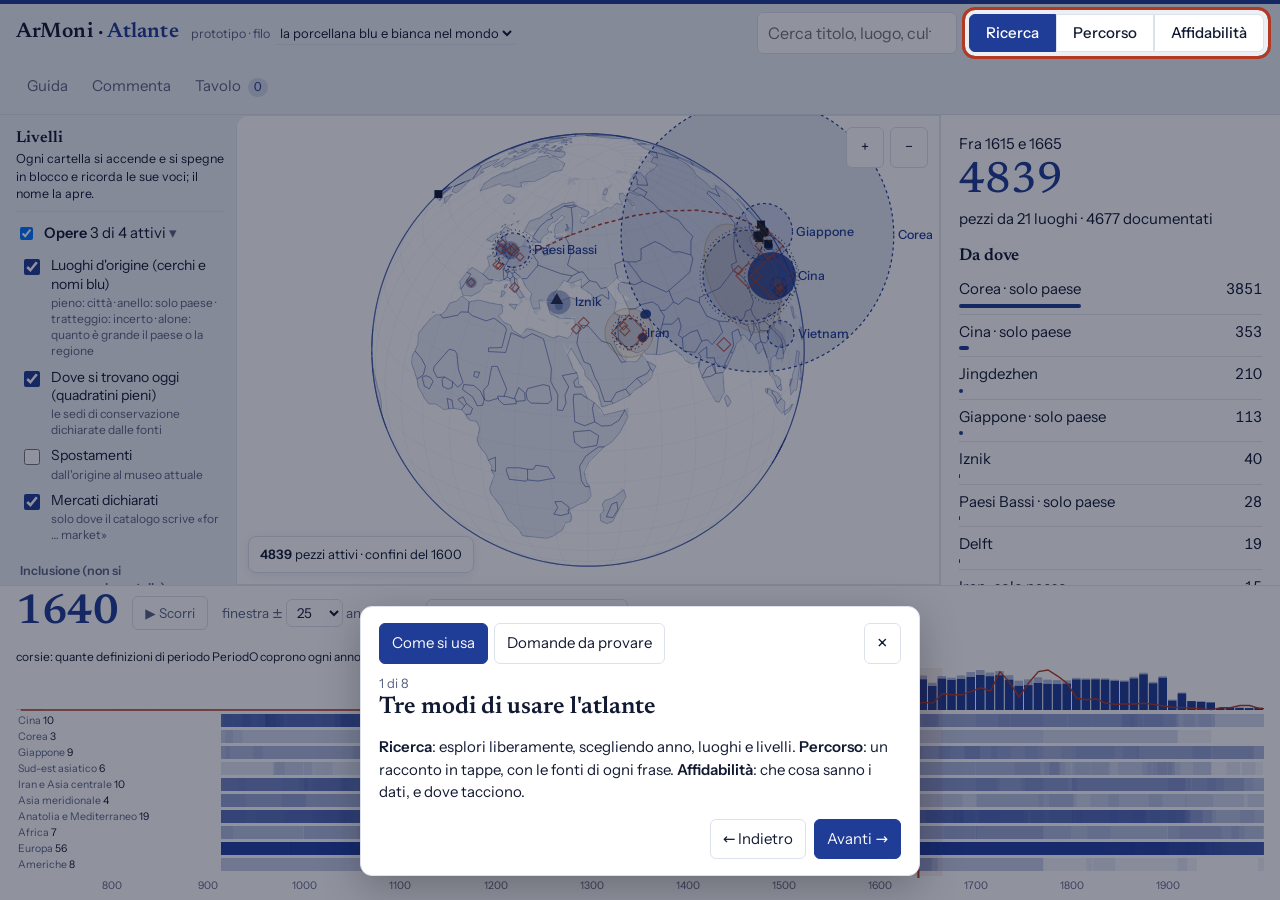
<file: index.html>
<!DOCTYPE html>
<html lang="it">
<head>
<meta charset="utf-8">
<meta name="viewport" content="width=device-width,initial-scale=1">
<title>ArMoni · Atlante (prototipo)</title>
<link href="lib/fonts.css" rel="stylesheet">
<style>
/* VOICE: strumento di studio, calmo e preciso; dichiara sempre da dove viene ogni dato.
   IDEA: un piatto di porcellana dipinto in blu di cobalto: il mondo e' il cavetto, il tempo e' la tesa.
   PICTURE: il globo al centro, dipinto a cobalto su bianco, con i confini dell'anno scelto.
   COLOUR and TYPE: bianco porcellana, blu cobalto dominante, rosso di ferro solo per selezione e mercati; Newsreader + Instrument Sans.
   LAYOUT: strati a sinistra, globo al centro, contesto a destra, tempo sotto; il Tavolo sale dal basso. */
:root{color-scheme:light dark;
 --bg:light-dark(#fbfbf9,#0b1430);--panel:light-dark(#ffffff,#101b3d);--ink:light-dark(#121a33,#eef0f6);
 --mute:light-dark(#5a6382,#a7b0cc);--co:light-dark(#1f3c96,#8fa9ff);--co2:light-dark(#1f3c9622,#8fa9ff2e);
 --line:light-dark(#dde1ec,#22305e);--fe:light-dark(#b23a22,#ff8a6b);--glaze:light-dark(#ffffff,#0f1a3a)}
:root[data-theme=light]{color-scheme:light}:root[data-theme=dark]{color-scheme:dark}
*{box-sizing:border-box;min-width:0}
html,body{height:100%}
body{margin:0;background:var(--bg);color:var(--ink);font:15px/1.5 "Instrument Sans",system-ui,sans-serif;overflow:hidden}
h1,h2,h3{font-family:Newsreader,Georgia,serif;font-weight:600;line-height:1.08;margin:0;text-wrap:balance}
h1{font-size:22px}h2{font-size:24px}h3{font-size:17px}
button,input,select,textarea{font:inherit;color:inherit}
button{background:var(--panel);border:1px solid var(--line);border-radius:6px;padding:8px 12px;min-height:40px;cursor:pointer}
button:hover{border-color:var(--co)}button[aria-pressed=true]{background:var(--co);color:var(--bg);border-color:var(--co)}
:focus-visible{outline:2px solid var(--fe);outline-offset:2px}
a{color:var(--co)}
.app{display:grid;height:100vh;grid-template:"top top top" auto "lay map ctx" minmax(0,1fr) "tl tl tl" auto/236px minmax(0,1fr) 340px}
header{grid-area:top;display:flex;gap:14px;align-items:center;padding:10px 16px;border-bottom:1px solid var(--line);flex-wrap:wrap}
header .sub{color:var(--mute);font-size:13px}
.filo{display:flex;align-items:baseline;gap:6px}
.seg button:disabled{opacity:.45;cursor:not-allowed}
#filo{font:inherit;font-size:13px;color:var(--ink);background:transparent;border:0;border-bottom:1px solid var(--line);padding:2px 0;cursor:pointer;max-width:260px}
header .sp{flex:1}
.seg{display:flex;gap:0}.seg button{border-radius:0}.seg button:first-child{border-radius:6px 0 0 6px}.seg button:last-child{border-radius:0 6px 6px 0}
#q{border:1px solid var(--line);background:var(--panel);border-radius:6px;padding:8px 10px;width:220px;min-height:40px;font-size:16px}
#lay{grid-area:lay;border-right:1px solid var(--line);padding:14px;overflow:auto}
#lay h3{margin:14px 0 6px}#lay h3:first-child{margin-top:0}
.chk{display:flex;gap:8px;align-items:flex-start;padding:5px 0;cursor:pointer}.chk input{margin-top:3px;width:16px;height:16px;flex:none;accent-color:var(--co)}
.chk small{display:block;color:var(--mute);font-size:12.5px;line-height:1.35}
.fig{grid-area:map;position:relative;overflow:hidden;background:var(--bg);touch-action:none}
.fig>canvas{position:absolute;inset:0;width:100%;height:100%;cursor:grab}
#alone{pointer-events:none}
#tip{position:absolute;pointer-events:none;background:var(--panel);border:1px solid var(--line);border-radius:6px;padding:6px 9px;font-size:13px;display:none;max-width:260px;box-shadow:0 4px 18px #0002}
#chip{position:absolute;left:12px;bottom:12px;background:var(--panel);border:1px solid var(--line);border-radius:8px;padding:8px 11px;font-size:13px;max-width:min(420px,80%)}
#mapctl{position:absolute;right:12px;top:12px;display:flex;gap:6px}
#ctx{grid-area:ctx;border-left:1px solid var(--line);padding:16px;overflow:auto}
#ctx .k{color:var(--mute);font-size:12.5px;margin-top:10px}#ctx .v{margin-top:1px}
.big{font-family:Newsreader,serif;font-size:clamp(30px,4vw,44px);line-height:1;color:var(--co)}
.row{display:flex;justify-content:space-between;gap:10px;padding:6px 0;border-bottom:1px solid var(--line);cursor:pointer}
.row:hover{color:var(--co)}.row .n{font-variant-numeric:tabular-nums;white-space:nowrap}
.bar{height:4px;background:var(--co);border-radius:2px;margin-top:3px}
.tag{display:inline-block;font-size:12px;border:1px solid var(--line);border-radius:999px;padding:1px 8px;margin:2px 4px 0 0}
.tag.doc{border-color:var(--co);color:var(--co)}.tag.ipo{border-style:dashed}.tag.fe{border-color:var(--fe);color:var(--fe)}
.acts{display:flex;gap:8px;flex-wrap:wrap;margin-top:14px}
#tl{grid-area:tl;border-top:1px solid var(--line);padding:8px 16px 10px;position:relative}
.tlbar{display:flex;gap:10px;align-items:center;flex-wrap:wrap;margin-bottom:4px}
.yr{font-family:Newsreader,serif;font-size:30px;color:var(--co);font-variant-numeric:tabular-nums;min-width:3.2ch}
#tls{width:100%;height:150px;display:block;touch-action:none;cursor:ew-resize;user-select:none;-webkit-user-select:none}
.fig,#tl .tlbar .yr{user-select:none;-webkit-user-select:none}
#tavolo{position:fixed;left:0;right:0;bottom:0;height:min(62vh,560px);background:var(--panel);border-top:2px solid var(--co);transform:translateY(105%);transition:transform .28s ease;z-index:20;display:grid;grid-template-rows:auto auto minmax(0,1fr)}
#tavolo.open{transform:none}
#tavolo:not(.open){visibility:hidden;transition:transform .28s ease,visibility 0s .28s}
#tavolo .hd{display:flex;gap:10px;align-items:center;padding:10px 16px;flex-wrap:wrap}
#tavax{height:54px;width:100%;display:block}
#board{position:relative;overflow:auto;background:repeating-linear-gradient(0deg,transparent 0 27px,var(--co2) 27px 28px)}
.card{position:absolute;width:230px;background:var(--glaze);border:1px solid var(--line);border-radius:8px;box-shadow:0 3px 12px #0001;font-size:13px}
.card .ch{padding:7px 9px;border-bottom:1px solid var(--line);cursor:move;display:flex;gap:6px;align-items:baseline}
.card .num{font-family:Newsreader,serif;color:var(--fe);font-size:16px}
.card .cb{padding:7px 9px}.card textarea{width:100%;border:1px solid var(--line);border-radius:4px;background:transparent;font-size:13px;min-height:44px;resize:vertical}
.card .x{margin-left:auto;min-height:28px;padding:0 8px}
.empty{color:var(--mute);padding:24px 16px;max-width:60ch}
/* affidabilità */
#qual{grid-area:qual;display:none;padding:22px max(3vw,16px);overflow:auto}
body.qualita .app{grid-template:"top" auto "qual" minmax(0,1fr)/minmax(0,1fr)}
body.qualita #lay,body.qualita #ctx,body.qualita #nar,body.qualita .fig,body.qualita #tl,body.qualita #q,body.qualita #tavbtn{display:none}
body.qualita #qual{display:block}
#qual h2{font-size:30px;margin-bottom:6px}#qual p{max-width:75ch}
.qt{border-collapse:collapse;margin-top:14px;font-size:13px;font-variant-numeric:tabular-nums}
.qt th,.qt td{border:1px solid var(--line);padding:6px 7px;text-align:right;white-space:nowrap}
.qt th:first-child,.qt td:first-child{text-align:left;position:sticky;left:0;background:var(--bg)}
.qt td small{display:block;color:var(--mute);font-size:11px}
.qsel{display:flex;gap:0;margin-top:12px;flex-wrap:wrap}.qsel button{border-radius:0}.qsel button:first-child{border-radius:6px 0 0 6px}.qsel button:last-child{border-radius:0 6px 6px 0}
/* percorso */
body.percorso .app{grid-template:"top top" auto "map nar" minmax(0,1fr) "tl tl" auto/minmax(0,1fr) 400px}
body.percorso #lay,body.percorso #ctx,body.percorso #q,body.percorso #tavbtn{display:none}
#nar{grid-area:nar;display:none;border-left:1px solid var(--line);padding:22px;overflow:auto}
body.percorso #nar{display:block}
#nar .step{color:var(--mute);font-size:13px}#nar h2{margin:6px 0 12px;font-size:30px}
#nar p{font-size:16.5px;max-width:60ch}
#nar .dati{border-left:3px solid var(--co);padding:6px 12px;margin:16px 0;background:var(--co2);border-radius:0 6px 6px 0}
#nar .nv{font-size:14.5px;border:1px dashed var(--line);border-radius:6px;padding:8px 12px;color:var(--mute)}
#nar .nota{font-size:12.5px;color:var(--mute);margin-top:22px}
.dots{display:flex;gap:6px;margin:14px 0}.dots button{width:30px;min-height:30px;padding:0}
/* ── Gerarchia visiva ──────────────────────────────────────────────────────────
   Come un pezzo di porcellana: il palcoscenico (globo e tempo) e la lettura (pannello di destra)
   sono «invetriati», bianchi e lucidi; gli strumenti (intestazione, livelli) stanno sul «biscotto»,
   la superficie opaca, un tono sotto. Serif solo per i contenuti (anni, numeri, titoli delle schede),
   sans per i comandi. Percorso dell'occhio: modo → anno → globo → lettura; i livelli si usano quando servono. */
:root{--biscotto:light-dark(#eceff4,#081026);--vetro:light-dark(#ffffff,#0f1a3a);--riga:light-dark(#e4e7ef,#1b2852)}
body{background:var(--biscotto)}
header{background:var(--biscotto);border-bottom:1px solid var(--line);padding:8px 16px;gap:12px}
header h1{font-size:21px;letter-spacing:.005em}
header .sub{font-size:12.5px}
.seg button{min-height:38px;padding:6px 16px;font-weight:500;background:var(--vetro)}
.seg button[aria-pressed=true]{background:var(--co);color:var(--vetro);border-color:var(--co)}
.util{display:flex;gap:2px}
.util button{background:transparent;border-color:transparent;color:var(--mute);padding:6px 10px}
.util button:hover{color:var(--co);border-color:var(--line);background:var(--vetro)}
#tavn{display:inline-block;min-width:1.6em;padding:0 6px;margin-left:4px;border-radius:999px;background:var(--co2);color:var(--co);font-size:12.5px;font-variant-numeric:tabular-nums;text-align:center}
#q{background:var(--vetro);width:200px}
/* strumenti: i livelli, in sans, più quieti */
#lay{background:var(--biscotto);border-right:0;padding:14px 12px 14px 16px}
#lay h3{font:600 12.5px/1.3 "Instrument Sans",system-ui,sans-serif;color:var(--mute);margin:16px 0 4px}
#lay>h3:first-child{font:600 16px/1.2 Newsreader,Georgia,serif;color:var(--ink);margin:0 0 2px}
#lay>p.sub{font-size:12.5px;line-height:1.4}
.grp{border-top:1px solid var(--riga);padding:8px 0}
.ghead b{font-weight:600;font-size:14.5px}
.chk{padding:4px 0;font-size:14px;line-height:1.3}
.chk small{font-size:12px;margin-top:2px}
/* palcoscenico: globo e tempo sono un solo pezzo invetriato */
.fig{background:var(--vetro);border-radius:12px 0 0 0;box-shadow:inset 0 0 0 1px var(--riga)}
#tl{background:var(--vetro);border-top:1px solid var(--riga);padding:6px 16px 8px}
.tlbar{gap:14px;margin-bottom:2px}
.yr{font-size:42px;line-height:1;font-weight:600;letter-spacing:-.01em}
.tlbar label,.tlbar button{font-size:13.5px;color:var(--mute)}
.tlbar select{background:var(--vetro);border:1px solid var(--line);border-radius:6px;padding:4px 6px;color:var(--ink)}
#play{min-height:34px;padding:4px 12px}
#tlinfo{font-size:12px}
#chip,#tip{box-shadow:0 2px 10px rgb(16 28 70 / .08)}
#mapctl button{background:var(--vetro);min-width:38px}
/* lettura: il pannello di destra, invetriato, con ritmo dato dagli spazi più che dalle righe */
#ctx{background:var(--vetro);border-left:1px solid var(--riga);padding:18px 18px 24px}
#ctx h3{margin:22px 0 6px;font-size:17px}
#ctx h2{font-size:26px}
#ctx .row{border-bottom-color:var(--riga)}
#nar{background:var(--vetro);border-left:1px solid var(--riga)}
#qual{background:var(--vetro)}
.cerca{background:var(--co2);border-radius:8px;padding:10px 12px;margin-bottom:14px;font-size:14px}
.cerca button{min-height:34px;padding:4px 10px;font-size:13.5px}
[role=button]:focus-visible{outline:2px solid var(--fe);outline-offset:1px}
.salta{position:absolute;left:8px;top:-60px;z-index:60;background:var(--co);color:var(--vetro);padding:8px 12px;border-radius:6px}
.salta:focus{top:8px}
#ctx:focus,#tls:focus{outline:2px solid var(--fe);outline-offset:-2px}
/* Colore d'identità dello strumento: dice dove sei, non cambia il significato dei segni (blu dati, rosso selezione).
   Ogni strumento di ArMoni avrà il suo, dalla famiglia della ceramica; l'Atlante è cobalto. */
[data-strumento=atlante]{--strumento:light-dark(#1f3c96,#8fa9ff)}
:root{--cel:light-dark(#2b7660,#79c9b0)}  /* celadon: il colore del contesto (fenomeni, relazioni) */
:root{--alone:light-dark(#a06c00,#e2b84a)}  /* giallo imperiale: l'estensione di un luogo, qualunque sia il livello */
header{border-top:4px solid var(--strumento)}
header h1 .strumento{color:var(--strumento)}
.seg button[aria-pressed=true]{background:var(--strumento);border-color:var(--strumento)}
@media(max-width:900px){
 body{overflow:auto}
 .app,body.percorso .app{height:auto;grid-template:"top" auto "map" 62vh "tl" auto "ctx" auto "nar" auto "lay" auto/minmax(0,1fr)}
 #lay,#ctx,#nar{border:0;border-top:1px solid var(--line)}
 #q{width:100%;order:9}
 .fig{border-radius:0}
 .util{flex-wrap:wrap}
 header{flex-wrap:wrap;gap:8px}
 header .sub{display:none}
 header h1{font-size:22px}
 #guida .gd-card{bottom:12px}
 #guida .gd-card.in-alto{top:12px}
}
@media(prefers-reduced-motion:reduce){#tavolo{transition:none}}
.grp{border-top:1px solid var(--line);padding:6px 0}
.ghead{display:flex;align-items:center;gap:8px}
.ghead button{all:unset;cursor:pointer;flex:1;padding:4px 0}
.ghead button::after{content:" ▸";color:var(--mute)}
.grp.open .ghead button::after{content:" ▾"}
.ghead button:focus-visible{outline:2px solid var(--co)}
.grp:not(.open) .gbody{display:none}
.gbody{padding:4px 0 2px 4px}
#guida{position:fixed;inset:0;z-index:50}
#guida .gd-ombra{position:absolute;inset:0;background:rgb(10 16 40 / .45)}
#guida .gd-luce{position:absolute;border-radius:10px;box-shadow:0 0 0 9999px rgb(10 16 40 / .45);outline:3px solid var(--fe);pointer-events:none;transition:all .2s}
#guida .gd-card{position:absolute;left:50%;bottom:24px;transform:translateX(-50%);width:min(560px,calc(100vw - 24px));max-height:calc(100vh - 48px);overflow:auto;background:var(--panel);color:var(--ink);border:1px solid var(--line);border-radius:12px;padding:16px 18px;box-shadow:0 12px 40px rgb(0 0 0 / .25)}
#guida .gd-card.in-alto{bottom:auto;top:24px}
#guida .gd-tabs{display:flex;gap:6px;margin-bottom:10px}
#guida .gd-tabs [aria-selected=true]{background:var(--co);color:var(--bg);border-color:var(--co)}
#guida .gd-x{margin-left:auto;font-size:20px;line-height:1;padding:4px 12px}
#guida .gd-step{color:var(--mute);font-size:13px;margin-bottom:2px}
#guida h2{font-size:24px;margin:2px 0 8px}
#guida .acts{display:flex;gap:8px;justify-content:flex-end;margin-top:12px}
#guida .pri{background:var(--co);color:var(--bg);border-color:var(--co)}
#guida .gd-dom{display:grid;gap:6px;margin-top:10px}
#guida .gd-dom button{text-align:left;padding:10px 12px}
#guida .gd-dom button:hover{border-color:var(--co)}
@media(prefers-reduced-motion:reduce){#guida .gd-luce{transition:none}}
</style>
</head>
<body data-strumento="atlante">
<div class="app">
 <a class="salta" href="#ctx">Vai ai risultati</a><a class="salta" href="#tls">Vai alla barra del tempo</a>
 <header>
  <h1>ArMoni · <span class="strumento">Atlante</span></h1>
  <label class="filo"><span class="sub">prototipo · filo</span>
   <select id="filo" aria-label="Filo tematico"><option value="blu">la porcellana blu e bianca nel mondo</option><option value="lacca">la lacca nel mondo</option></select></label>
  <span class="sp"></span>
  <input id="q" type="search" placeholder="Cerca titolo, luogo, cultura, tecnica" aria-label="Cerca">
  <div class="seg" role="group" aria-label="Modalità">
   <button id="m-ricerca" aria-pressed="true">Ricerca</button><button id="m-percorso" aria-pressed="false">Percorso</button><button id="m-qualita" aria-pressed="false">Affidabilità</button>
  </div>
  <div class="util">
  <button id="guidabtn">Guida</button>
  <button id="commentabtn" title="Commenta questa vista: apre un modulo breve, e la vista che stai guardando viene allegata da sola">Commenta</button>
  <button id="tavbtn">Tavolo <span id="tavn">0</span></button>
  </div>
 </header>

 <aside id="lay" aria-label="Strati">
  <h3>Livelli</h3>
  <p class="sub" style="margin:0 0 8px">Ogni cartella si accende e si spegne in blocco e ricorda le sue voci; il nome la apre.</p>
  <div class="grp open" data-grp="opere">
   <div class="ghead"><input type="checkbox" data-g="opere" checked aria-label="Accendi o spegni la cartella Opere"><button data-gt aria-expanded="true"><b>Opere</b> <span class="sub" data-gn="opere"></span></button></div>
   <div class="gbody">
  <label class="chk"><input type="checkbox" data-l="origini" checked><span>Luoghi d'origine (cerchi e nomi blu)<small>pieno: città · anello: solo paese · tratteggio: incerto · alone: quanto è grande il paese o la regione</small></span></label>
  <label class="chk"><input type="checkbox" data-l="sedi" checked><span>Dove si trovano oggi (quadratini pieni)<small>le sedi di conservazione dichiarate dalle fonti</small></span></label>
  <label class="chk"><input type="checkbox" data-l="spostamenti"><span>Spostamenti<small>dall'origine al museo attuale</small></span></label>
  <label class="chk"><input type="checkbox" data-l="mercati" checked><span>Mercati dichiarati<small>solo dove il catalogo scrive «for … market»</small></span></label>
  <h3>Inclusione <span class="sub">(non si spengono con la cartella)</span></h3>
  <label class="chk"><input type="checkbox" data-keep data-l="ipotetici" checked><span>Anche gli ipotetici<small>manifattura nota per il blu, ma il record non nomina il colore</small></span></label>
  <label class="chk"><input type="checkbox" data-keep data-l="dedotti"><span>Luogo dedotto<small>676 schede ColBase del Museo nazionale di Tokyo senza luogo, attribuite al Giappone dalla categoria 陶磁; regola giusta in 43 casi su 49 verificabili (88%)</small></span></label>
  <h3>Fonti</h3>
  <label class="chk"><input type="checkbox" data-f="met" checked><span>Metropolitan Museum<small>Open Access CSV, CC0</small></span></label>
  <label class="chk"><input type="checkbox" data-f="cma" checked><span>Cleveland Museum of Art<small>Open Access CSV, CC0</small></span></label>
  <label class="chk"><input type="checkbox" data-f="colbase" checked><span>ColBase (musei nazionali giapponesi)<small>via Japan Search; CC BY, fonte: ColBase</small></span></label>
  <label class="chk"><input type="checkbox" data-f="aic" checked><span>Art Institute of Chicago<small>metadati CC0</small></span></label>
  <label class="chk"><input type="checkbox" data-f="emuseum" checked><span>eMuseum (musei pubblici coreani)<small>solo schede KOGL tipo 1; fonte: il museo che conserva il pezzo</small></span></label>
  <label class="chk"><input type="checkbox" data-f="wd" checked><span>Wikidata, fuori dagli Stati Uniti<small>Museu Paulista, Taipei, Tokyo, Macao…; CC0</small></span></label>
   </div>
  </div>
  <div class="grp" data-grp="quantita">
   <div class="ghead"><input type="checkbox" data-g="quantita" checked aria-label="Accendi o spegni la cartella Quantità e consumo"><button data-gt aria-expanded="false"><b>Quantità e consumo</b> <span class="sub" data-gn="quantita"></span></button></div>
   <div class="gbody">
  <label class="chk"><input type="checkbox" data-l="vam" checked><span>Densità V&amp;A (rombi)<small>6.396 ceramiche, solo conteggi per luogo e decennio: le condizioni del V&amp;A non permettono di conservare le schede</small></span></label>
  <label class="chk"><input type="checkbox" data-l="letteratura" checked><span>Consumo, dalla letteratura (triangoli)<small>siti archeologici dove gli scavi documentano porcellana cinese; ogni numero con autore e pagina</small></span></label>
   </div>
  </div>
  <div class="grp open" data-grp="contesto">
   <div class="ghead"><input type="checkbox" data-g="contesto" checked aria-label="Accendi o spegni la cartella Contesto"><button data-gt aria-expanded="true"><b>Contesto</b> <span class="sub" data-gn="contesto"></span></button></div>
   <div class="gbody">
  <label class="chk"><input type="checkbox" data-l="confini" checked><span>Confini storici<small>A. Ourednik, historical-basemaps (GPL-3.0), istantanea più vicina all'anno</small></span></label>
  <label class="chk"><input type="checkbox" data-l="contesti"><span>Stili, movimenti, scuole, dinastie (quadrati e nomi in corsivo, verdi)<small>dove e quando nascono, lo Stato di allora e il nome di oggi, guerre e rivoluzioni di quegli anni. Si sovrappone agli altri livelli per accostare: non lega nulla alle opere. Clicca un nome per la scheda; nel tempo, scegli le corsie «fenomeni artistici»</small></span></label>
  <div class="sub" style="margin:-4px 0 10px 28px;display:flex;flex-wrap:wrap;gap:2px 10px">tipi: <label><input type="checkbox" data-ct="movimento" checked> movimenti</label><label><input type="checkbox" data-ct="scuola" checked> scuole</label><label><input type="checkbox" data-ct="stile" checked> stili</label><label><input type="checkbox" data-ct="periodizzazione" checked> dinastie</label></div>
  <label class="chk"><input type="checkbox" data-l="relazioni"><span>Relazioni dichiarate (puntini)<small>influenzato da, parte di, segue, sostituisce: solo quelle scritte su Wikidata, fra voci attive nella finestra. Mai dedotte dalla vicinanza</small></span></label>
   </div>
  </div>
  <div class="grp" data-grp="affidabilita">
   <div class="ghead"><input type="checkbox" data-g="affidabilita" checked aria-label="Accendi o spegni la cartella Affidabilità"><button data-gt aria-expanded="false"><b>Affidabilità</b> <span class="sub" data-gn="affidabilita"></span></button></div>
   <div class="gbody">
  <label class="chk"><input type="checkbox" data-l="silenzio"><span>Silenzio delle fonti<small>quanto il dato è vago, e dove tace</small></span></label>
   </div>
  </div>
  <h3>Vista</h3>
  <div class="seg"><button id="p-globo" aria-pressed="true">Globo</button><button id="p-piano" aria-pressed="false">Piano</button></div>
  <p class="sub" style="margin-top:18px"><a href="fonti.html">Fonti e licenze</a> · <a href="https://github.com/danielemiradoli/armoni">Codice e dati</a></p>
 </aside>

 <div class="fig" id="fig"><canvas id="cv" aria-label="Mappa del mondo navigabile"></canvas><canvas id="alone" aria-hidden="true"></canvas><div id="tip"></div><div id="chip"></div>
  <div id="mapctl"><button id="zin" aria-label="Avvicina">+</button><button id="zout" aria-label="Allontana">−</button></div></div>

 <aside id="ctx" aria-live="polite" tabindex="-1"><p class="sub">Carico opere, luoghi e confini…</p></aside>
 <aside id="nar" aria-live="polite"></aside>
 <section id="qual" aria-label="Affidabilità"></section>

 <section id="tl" aria-label="Tempo">
  <div class="tlbar">
   <span class="yr" id="yr">1640</span>
   <button id="play" aria-pressed="false">▶ Scorri</button>
   <label>finestra ± <select id="win"><option>10</option><option selected>25</option><option>50</option><option>100</option></select> anni</label>
   <label>corsie <select id="corsie"><option value="periodo">PeriodO: chi definisce</option><option value="wikidata">Wikidata: dinastie</option><option value="contesti">Wikidata: fenomeni artistici</option></select></label>
   <span class="sub" id="tlinfo"></span>
  </div>
  <svg id="tls" role="slider" aria-label="Anno" tabindex="0"></svg>
 </section>
</div>

<section id="tavolo" aria-label="Tavolo">
 <div class="hd"><h3>Tavolo</h3><span class="sub">accosta pezzi di luoghi ed epoche diverse; trascina, annota, copia</span><span class="sp" style="flex:1"></span>
  <button id="tavcopy">Copia elenco</button><button id="tavclear">Svuota</button><button id="tavclose">Chiudi</button></div>
 <svg id="tavax"></svg>
 <div id="board"></div>
</section>

<script src="lib/d3.min.js"></script>
<script src="lib/topojson-client.min.js"></script>
<script src="atlante.js"></script>
</body>
</html>
</file>
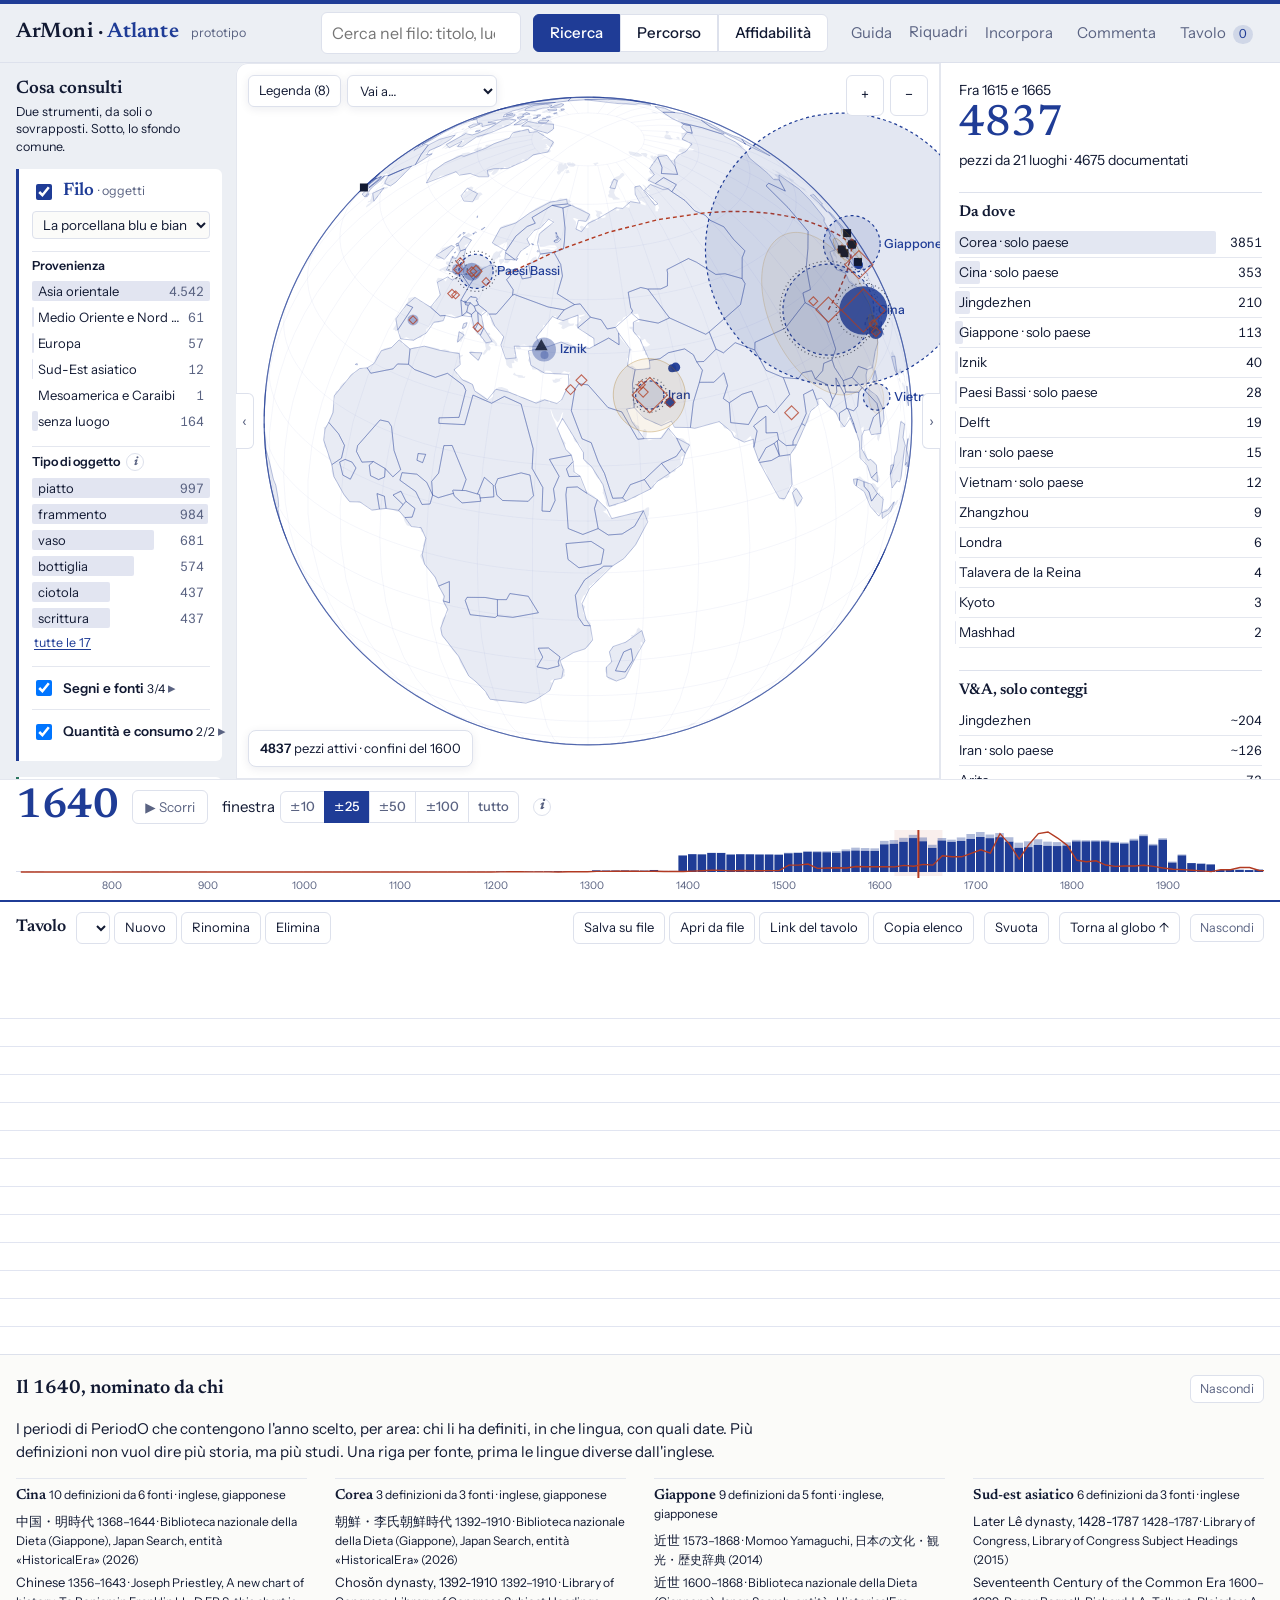
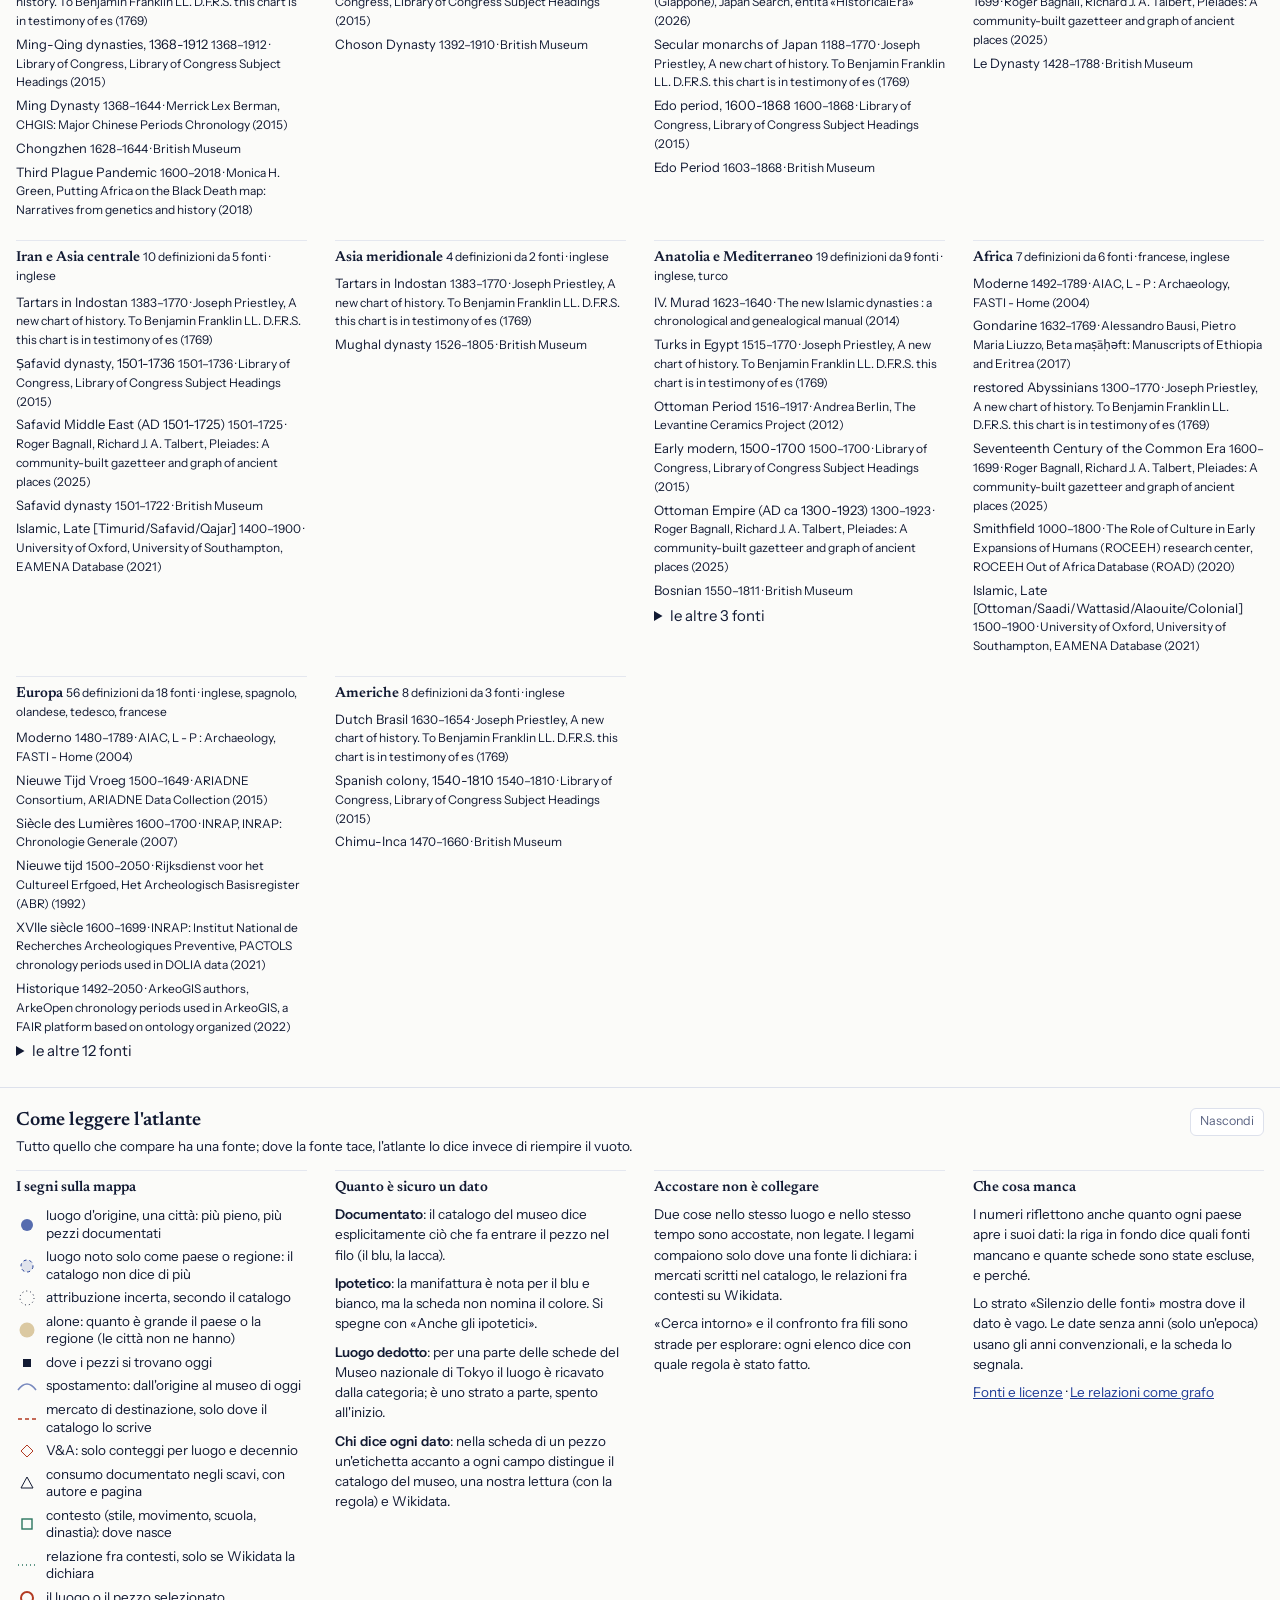
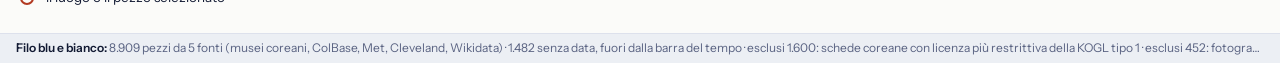
<file: atlante/web/index.html>
<!DOCTYPE html>
<html lang="it">
<head>
<meta charset="utf-8">
<meta name="viewport" content="width=device-width,initial-scale=1">
<title>ArMoni · Atlante (prototipo)</title>
<link href="lib/fonts.css" rel="stylesheet">
<style>
/* VOICE: strumento di studio, calmo e preciso; dichiara sempre da dove viene ogni dato.
   IDEA: un piatto di porcellana dipinto in blu di cobalto: il mondo e' il cavetto, il tempo e' la tesa.
   PICTURE: il globo al centro, dipinto a cobalto su bianco, con i confini dell'anno scelto.
   COLOUR and TYPE: bianco porcellana, blu cobalto dominante, rosso di ferro solo per selezione e mercati; Newsreader + Instrument Sans.
   LAYOUT: strati a sinistra, globo al centro, contesto a destra, tempo sotto; il Tavolo sale dal basso. */
:root{color-scheme:light dark;
 --bg:light-dark(#fbfbf9,#0b1430);--panel:light-dark(#ffffff,#101b3d);--ink:light-dark(#121a33,#eef0f6);
 --mute:light-dark(#5a6382,#a7b0cc);--co:light-dark(#1f3c96,#8fa9ff);--co2:light-dark(#1f3c9622,#8fa9ff2e);
 --line:light-dark(#dde1ec,#22305e);--fe:light-dark(#b23a22,#ff8a6b);--glaze:light-dark(#ffffff,#0f1a3a)}
:root[data-theme=light]{color-scheme:light}:root[data-theme=dark]{color-scheme:dark}
*{box-sizing:border-box;min-width:0}
html,body{height:100%}
body{margin:0;background:var(--bg);color:var(--ink);font:15px/1.5 "Instrument Sans",system-ui,sans-serif;overflow:hidden}
h1,h2,h3{font-family:Newsreader,Georgia,serif;font-weight:600;line-height:1.08;margin:0;text-wrap:balance}
h1{font-size:22px}h2{font-size:24px}h3{font-size:17px}
button,input,select,textarea{font:inherit;color:inherit}
button{background:var(--panel);border:1px solid var(--line);border-radius:6px;padding:8px 12px;min-height:40px;cursor:pointer}
button:hover{border-color:var(--co)}button[aria-pressed=true]{background:var(--co);color:var(--bg);border-color:var(--co)}
:focus-visible{outline:2px solid var(--fe);outline-offset:2px}
a{color:var(--co)}
.app{display:grid;height:100vh;grid-template:"top top top" auto "lay map ctx" minmax(0,1fr) "tl tl tl" auto/236px minmax(0,1fr) 340px}
header{grid-area:top;display:flex;gap:14px;align-items:center;padding:10px 16px;border-bottom:1px solid var(--line);flex-wrap:wrap}
header .sub{color:var(--mute);font-size:13px}
.seg button:disabled{opacity:.45;cursor:not-allowed}
header .sp{flex:1}
.seg{display:flex;gap:0}.seg button{border-radius:0}.seg button:first-child{border-radius:6px 0 0 6px}.seg button:last-child{border-radius:0 6px 6px 0}
#q{border:1px solid var(--line);background:var(--panel);border-radius:6px;padding:8px 10px;width:220px;min-height:40px;font-size:16px}
#lay{grid-area:lay;border-right:1px solid var(--line);padding:14px;overflow:auto}
#lay h3{margin:14px 0 6px}#lay h3:first-child{margin-top:0}
.chk{display:flex;gap:8px;align-items:flex-start;padding:5px 0;cursor:pointer}.chk input{margin-top:3px;width:16px;height:16px;flex:none;accent-color:var(--co)}
.chk small{display:block;color:var(--mute);font-size:12.5px;line-height:1.35}
.fig{grid-area:map;position:relative;overflow:hidden;background:var(--bg);touch-action:none}
.fig>canvas{position:absolute;inset:0;width:100%;height:100%;cursor:grab}
#alone{pointer-events:none}
#tip{position:absolute;pointer-events:none;background:var(--panel);border:1px solid var(--line);border-radius:6px;padding:6px 9px;font-size:13px;display:none;max-width:260px;box-shadow:0 4px 18px #0002}
#chip{position:absolute;left:12px;bottom:12px;background:var(--panel);border:1px solid var(--line);border-radius:8px;padding:8px 11px;font-size:13px;max-width:min(420px,80%)}
#mapctl{position:absolute;right:12px;top:12px;display:flex;gap:6px}
#ctx{grid-area:ctx;border-left:1px solid var(--line);padding:16px;overflow:auto}
#ctx .k{color:var(--mute);font-size:12.5px;margin-top:10px}#ctx .v{margin-top:1px}
.big{font-family:Newsreader,serif;font-size:clamp(30px,4vw,44px);line-height:1;color:var(--co)}
.row{display:flex;justify-content:space-between;gap:10px;padding:6px 0;border-bottom:1px solid var(--line);cursor:pointer}
.row:hover{color:var(--co)}.row .n{font-variant-numeric:tabular-nums;white-space:nowrap}
.bar{height:4px;background:var(--co);border-radius:2px;margin-top:3px}
.tag{display:inline-block;font-size:12px;border:1px solid var(--line);border-radius:999px;padding:1px 8px;margin:2px 4px 0 0}
.tag.doc{border-color:var(--co);color:var(--co)}.tag.ipo{border-style:dashed}.tag.fe{border-color:var(--fe);color:var(--fe)}
.acts{display:flex;gap:8px;flex-wrap:wrap;margin-top:14px}
#tl{grid-area:tl;border-top:1px solid var(--line);padding:8px 16px 10px;position:relative}
.tlbar{display:flex;gap:10px;align-items:center;flex-wrap:wrap;margin-bottom:4px}
.yr{font-family:Newsreader,serif;font-size:30px;color:var(--co);font-variant-numeric:tabular-nums;min-width:3.2ch}
#tls{width:100%;height:150px;display:block;touch-action:none;cursor:ew-resize;user-select:none;-webkit-user-select:none}
.fig,#tl .tlbar .yr{user-select:none;-webkit-user-select:none}
#tavolo{position:fixed;left:0;right:0;bottom:0;height:min(62vh,560px);background:var(--panel);border-top:2px solid var(--co);transform:translateY(105%);transition:transform .28s ease;z-index:20;display:grid;grid-template-rows:auto auto minmax(0,1fr)}
#tavolo.open{transform:none}
#tavolo:not(.open){visibility:hidden;transition:transform .28s ease,visibility 0s .28s}
#tavolo .hd{display:flex;gap:10px;align-items:center;padding:10px 16px;flex-wrap:wrap}
#tavax{height:54px;width:100%;display:block}
#board{position:relative;overflow:auto;background:repeating-linear-gradient(0deg,transparent 0 27px,var(--co2) 27px 28px)}
.card{position:absolute;width:262px;background:var(--glaze);border:1px solid var(--line);border-radius:8px;box-shadow:0 3px 12px #0001;font-size:13px}
.card .ch{padding:7px 9px;border-bottom:1px solid var(--line);cursor:move;display:flex;gap:6px;align-items:baseline}
.card .num{font-family:Newsreader,serif;color:var(--fe);font-size:16px}
.card .cb{padding:7px 9px}.card textarea{width:100%;border:1px solid var(--line);border-radius:4px;background:transparent;font-size:13px;min-height:44px;resize:vertical}
.card .x{margin-left:auto;min-height:28px;padding:0 8px}
#tavolo .hd{flex-wrap:wrap;row-gap:6px}.tavgr{display:flex;gap:4px;align-items:center}.tavgr button,#tavclear,#tavclose{min-height:32px;padding:4px 10px;font-size:13px}
#tavsel{min-height:32px;font-size:13.5px;padding:3px 6px;border:1px solid var(--line);border-radius:6px;background:var(--panel);max-width:200px}
#tavstato{flex-basis:100%;margin:0;font-size:12.5px}.card.manca{opacity:.75;border-style:dashed}
.card .tt{display:-webkit-box;-webkit-line-clamp:2;-webkit-box-orient:vertical;overflow:hidden;font-family:Newsreader,Georgia,serif;font-size:15px;line-height:1.2;font-weight:600}
.card .tags{display:flex;flex-wrap:wrap;gap:4px;margin-bottom:6px}.card .tag{font-size:11px;margin:0}
.card dl{display:grid;grid-template-columns:auto 1fr;gap:2px 8px;margin:0 0 7px;font-size:12.5px;line-height:1.35}
.card dt{color:var(--mute)}.card dd{margin:0;overflow-wrap:anywhere}.card dd.lim{display:-webkit-box;-webkit-line-clamp:2;-webkit-box-orient:vertical;overflow:hidden}
.cacts{display:flex;flex-wrap:wrap;gap:6px 10px;align-items:center;margin-top:7px;font-size:12.5px}
.cacts button{min-height:30px;padding:3px 9px;font-size:12.5px}
#tavax g:hover line{stroke:var(--fe)}
.empty{color:var(--mute);padding:24px 16px;max-width:60ch}
/* affidabilità */
#qual{grid-area:qual;display:none;padding:22px max(3vw,16px);overflow:auto}
body.qualita .app{grid-template:"top" auto "qual" minmax(0,1fr)/minmax(0,1fr)}
body.qualita #lay,body.qualita #ctx,body.qualita #nar,body.qualita .fig,body.qualita #tl,body.qualita #q,body.qualita #tavbtn{display:none}
body.qualita #qual{display:block}
#qual h2{font-size:30px;margin-bottom:6px}#qual p{max-width:75ch}
.qt{border-collapse:collapse;margin-top:14px;font-size:13px;font-variant-numeric:tabular-nums}
.qt th,.qt td{border:1px solid var(--line);padding:6px 7px;text-align:right;white-space:nowrap}
.qt th:first-child,.qt td:first-child{text-align:left;position:sticky;left:0;background:var(--bg)}
.qt td small{display:block;color:var(--mute);font-size:11px}
.qsel{display:flex;gap:0;margin-top:12px;flex-wrap:wrap}.qsel button{border-radius:0}.qsel button:first-child{border-radius:6px 0 0 6px}.qsel button:last-child{border-radius:0 6px 6px 0}
/* percorso */
body.percorso .app{grid-template:"top top" auto "map nar" minmax(0,1fr) "tl tl" auto "per per" auto/minmax(0,1fr) 400px}
body.percorso #lay,body.percorso #ctx,body.percorso #q,body.percorso #tavbtn{display:none}
#nar{grid-area:nar;display:none;border-left:1px solid var(--line);padding:22px;overflow:auto}
body.percorso #nar{display:block}
#nar .step{color:var(--mute);font-size:13px}#nar h2{margin:6px 0 12px;font-size:30px}
#nar p{font-size:16.5px;max-width:60ch}
#nar .dati{border-left:3px solid var(--co);padding:6px 12px;margin:16px 0;background:var(--co2);border-radius:0 6px 6px 0}
#nar .nv{font-size:14.5px;border:1px dashed var(--line);border-radius:6px;padding:8px 12px;color:var(--mute)}
#nar .nota{font-size:12.5px;color:var(--mute);margin-top:22px}
.dots{display:flex;gap:6px;margin:14px 0}.dots button{width:30px;min-height:30px;padding:0}
/* ── Gerarchia visiva ──────────────────────────────────────────────────────────
   Come un pezzo di porcellana: il palcoscenico (globo e tempo) e la lettura (pannello di destra)
   sono «invetriati», bianchi e lucidi; gli strumenti (intestazione, livelli) stanno sul «biscotto»,
   la superficie opaca, un tono sotto. Serif solo per i contenuti (anni, numeri, titoli delle schede),
   sans per i comandi. Percorso dell'occhio: modo → anno → globo → lettura; i livelli si usano quando servono. */
:root{--biscotto:light-dark(#eceff4,#081026);--vetro:light-dark(#ffffff,#0f1a3a);--riga:light-dark(#e4e7ef,#1b2852)}
body{background:var(--biscotto)}
header{background:var(--biscotto);border-bottom:1px solid var(--line);padding:8px 16px;gap:12px}
header h1{font-size:21px;letter-spacing:.005em}
header .sub{font-size:12.5px}
.seg button{min-height:38px;padding:6px 16px;font-weight:500;background:var(--vetro)}
.seg button[aria-pressed=true]{background:var(--co);color:var(--vetro);border-color:var(--co)}
.util{display:flex;gap:2px}
.util button{background:transparent;border-color:transparent;color:var(--mute);padding:6px 10px}
.util button:hover{color:var(--co);border-color:var(--line);background:var(--vetro)}
#tavn{display:inline-block;min-width:1.6em;padding:0 6px;margin-left:4px;border-radius:999px;background:var(--co2);color:var(--co);font-size:12.5px;font-variant-numeric:tabular-nums;text-align:center}
#q{background:var(--vetro);width:200px}
/* strumenti: i livelli, in sans, più quieti */
#lay{background:var(--biscotto);border-right:0;padding:14px 12px 14px 16px}
#lay h3{font:600 12.5px/1.3 "Instrument Sans",system-ui,sans-serif;color:var(--mute);margin:16px 0 4px}
#lay>h3:first-child{font:600 16px/1.2 Newsreader,Georgia,serif;color:var(--ink);margin:0 0 2px}
#lay>p.sub{font-size:12.5px;line-height:1.4}
.grp{border-top:1px solid var(--riga);padding:8px 0}
.ghead b{font-weight:600;font-size:14.5px}
.chk{padding:4px 0;font-size:14px;line-height:1.3}
.chk small{font-size:12px;margin-top:2px}
/* palcoscenico: globo e tempo sono un solo pezzo invetriato */
.fig{background:var(--vetro);border-radius:12px 0 0 0;box-shadow:inset 0 0 0 1px var(--riga)}
#tl{background:var(--vetro);border-top:1px solid var(--riga);padding:6px 16px 8px}
.tlbar{gap:14px;margin-bottom:2px}
.yr{font-size:42px;line-height:1;font-weight:600;letter-spacing:-.01em}
.tlbar label,.tlbar button{font-size:13.5px;color:var(--mute)}
.tlbar select{background:var(--vetro);border:1px solid var(--line);border-radius:6px;padding:4px 6px;color:var(--ink)}
#play{min-height:34px;padding:4px 12px}
#tlinfo{font-size:12px}
#chip,#tip{box-shadow:0 2px 10px rgb(16 28 70 / .08)}
#mapctl button{background:var(--vetro);min-width:38px}
/* lettura: il pannello di destra, invetriato, con ritmo dato dagli spazi più che dalle righe */
#ctx{background:var(--vetro);border-left:1px solid var(--riga);padding:18px 18px 24px}
#ctx h3{margin:22px 0 6px;font-size:17px}
#ctx h2{font-size:26px}
#ctx .row{border-bottom-color:var(--riga)}
#nar{background:var(--vetro);border-left:1px solid var(--riga)}
#qual{background:var(--vetro)}
.cerca{background:var(--co2);border-radius:8px;padding:10px 12px;margin-bottom:14px;font-size:14px}
.cerca button{min-height:34px;padding:4px 10px;font-size:13.5px}
[role=button]:focus-visible{outline:2px solid var(--fe);outline-offset:1px}
.salta{position:absolute;left:8px;top:-60px;z-index:60;background:var(--co);color:var(--vetro);padding:8px 12px;border-radius:6px}
.salta:focus{top:8px}
#ctx:focus,#tls:focus{outline:2px solid var(--fe);outline-offset:-2px}
/* Colore d'identità dello strumento: dice dove sei, non cambia il significato dei segni (blu dati, rosso selezione).
   Ogni strumento di ArMoni avrà il suo, dalla famiglia della ceramica; l'Atlante è cobalto. */
[data-strumento=atlante]{--strumento:light-dark(#1f3c96,#8fa9ff)}
:root{--cel:light-dark(#2b7660,#79c9b0);--lacca:light-dark(#8e2f52,#ea8fb2)}  /* --lacca: il secondo filo nel confronto */
:root{--cel:light-dark(#2b7660,#79c9b0)}  /* celadon: il colore del contesto (fenomeni, relazioni) */
:root{--alone:light-dark(#a06c00,#e2b84a)}  /* giallo imperiale: l'estensione di un luogo, qualunque sia il livello */
header{border-top:4px solid var(--strumento)}
header h1 .strumento{color:var(--strumento)}
.seg button[aria-pressed=true]{background:var(--strumento);border-color:var(--strumento)}
@media(max-width:900px){
 body{overflow:auto}
 .lato{display:none}body.senza-lay #lay,body.senza-ctx #ctx{display:block}
 .app,body.percorso .app{height:auto;grid-template:"top" auto "map" 62vh "tl" auto "ctx" auto "nar" auto "lay" auto/minmax(0,1fr)}
 #lay,#ctx,#nar{border:0;border-top:1px solid var(--line)}
 #q{width:100%;order:9}
 .fig{border-radius:0}
 .util{flex-wrap:wrap}
 header{flex-wrap:wrap;gap:8px}
 header .sub{display:none}
 header h1{font-size:22px}
 #guida .gd-card{bottom:12px}
 #guida .gd-card.in-alto{top:12px}
}
@media(prefers-reduced-motion:reduce){#tavolo{transition:none}}
.grp{border-top:1px solid var(--line);padding:6px 0}
/* i due strumenti di contenuto: un bordo del loro colore li separa dallo sfondo comune */
.strum{border-left:3px solid var(--strumento);background:var(--vetro);border-radius:0 6px 6px 0;padding:10px 10px 6px 12px;margin:0 0 12px}
.strum.s-ctx{border-left-color:var(--cel)}
.strum:has(.shead input:not(:checked)) > :not(.shead){opacity:.45}
.shead{display:flex;align-items:center;gap:8px;margin-bottom:6px}.shead>input{flex:none;width:16px;height:16px;accent-color:var(--co)}.s-ctx .shead>input{accent-color:var(--cel)}.shead h4{flex:1}
.shead h4{margin:0;font:600 16px/1.2 Newsreader,Georgia,serif;color:var(--strumento)}
.s-ctx .shead h4{color:var(--cel)}
.shead h4 .sub{font:400 12.5px "Instrument Sans",system-ui,sans-serif;color:var(--mute)}
#filo{width:100%;font:inherit;font-size:13.5px;margin:0 0 8px;padding:4px 6px;border:1px solid var(--line);border-radius:4px;background:var(--bg);color:var(--ink)}
.cat{display:grid;gap:6px;margin:0 0 6px}
.cat label{display:grid;gap:2px;font-size:12.5px;color:var(--mute)}
.cat select{font:inherit;font-size:13px;color:var(--ink);padding:3px 4px;border:1px solid var(--line);border-radius:4px;background:var(--bg)}
#cat-nota{font-size:11.5px;margin:0}
.filtri{display:flex;flex-wrap:wrap;gap:6px;margin:0 0 10px}
.filtri button{font-size:12.5px;padding:2px 8px;border-radius:12px}
.big.ctxn{color:var(--cel)}.bar.ctxbar{background:var(--cel)}
.bar.lac{background:var(--lacca);margin-top:2px}
[hidden]{display:none!important}
.sr{position:absolute;width:1px;height:1px;overflow:hidden;clip:rect(0 0 0 0)}
.legrow{display:flex;gap:6px;align-items:flex-start}#legbtn{white-space:nowrap;flex:none}#vaia{width:auto!important;flex:none;max-width:150px}
.lnk[aria-pressed=true],.lato[aria-pressed=true]{background:var(--panel);color:var(--co);border-color:var(--line)}.lnk[aria-pressed=true]{background:none}
#vaia{min-height:32px;padding:4px 8px;font-size:13px;border:1px solid var(--line);border-radius:6px;background:var(--panel);box-shadow:0 2px 10px rgb(16 28 70 / .08);cursor:pointer}
/* pannelli richiudibili: maniglie ai bordi della mappa */
.lato{position:absolute;top:50%;transform:translateY(-50%);min-height:0;width:18px;height:56px;padding:0;font-size:15px;color:var(--mute);border-radius:0 6px 6px 0;z-index:3}
#chiudi-lay{left:0;border-left:0}#chiudi-ctx{right:0;border-right:0;border-radius:6px 0 0 6px}
body.senza-lay .app{grid-template-columns:0 minmax(0,1fr) 340px}body.senza-lay #lay{display:none}
body.senza-ctx .app{grid-template-columns:236px minmax(0,1fr) 0}body.senza-ctx #ctx{display:none}
body.senza-lay.senza-ctx .app{grid-template-columns:0 minmax(0,1fr) 0}
body.tl-ridotto #tls,body.tl-ridotto #tlinfo{display:none}
/* scelte rapide della finestra */
.seg.finestra{display:flex;align-items:center;gap:0}.seg.finestra .sub{margin-right:6px}
.seg.finestra button{min-height:32px;padding:4px 9px;font-size:13px;border-radius:0;margin-left:-1px}
.seg.finestra button:nth-of-type(1){border-radius:6px 0 0 6px}.seg.finestra button:last-of-type{border-radius:0 6px 6px 0}
.chk{flex-wrap:wrap}.chk small.nota{flex-basis:100%;margin:2px 0 4px 24px}
/* faccette: barre cliccabili con conteggio */
.faccette{margin:2px 0 8px}.faccette>div{margin-bottom:8px}
.fh{font-size:12.5px;color:var(--mute);margin:0 0 3px;display:flex;align-items:center;gap:6px}
.fv{position:relative;display:flex;justify-content:space-between;gap:8px;width:100%;min-height:0;padding:3px 6px;margin:1px 0;border:0;border-radius:3px;background:none;font-size:13px;text-align:left;overflow:hidden}
.fv .fb{position:absolute;left:0;bottom:0;height:2px;background:var(--co);opacity:.55}
.s-ctx .fv .fb{background:var(--cel)}
.fv:hover{background:var(--co2)}.fv.on{background:var(--co2);font-weight:600;box-shadow:inset 2px 0 0 var(--co)}
.s-ctx .fv.on{box-shadow:inset 2px 0 0 var(--cel)}
.fv .fl{overflow:hidden;text-overflow:ellipsis;white-space:nowrap}.fv .fn{color:var(--mute);font-variant-numeric:tabular-nums}
.lnk{border:0;background:none;padding:0 2px;min-height:0;color:var(--co);font-size:12.5px;text-decoration:underline;text-underline-offset:2px}
/* «i» e conteggi dei livelli */
.info{flex:none;width:18px;height:18px;min-height:0;padding:0;border-radius:50%;font:italic 600 11.5px/1 Newsreader,Georgia,serif;color:var(--mute);background:none}
.info[aria-expanded=true]{color:var(--bg);background:var(--mute);border-color:var(--mute)}
.chk{align-items:center}.chk>span:first-of-type{flex:1}
.cnt{flex:none;font-size:12px;color:var(--mute);font-variant-numeric:tabular-nums;margin-left:auto}
.shead .info{margin-left:2px}
.nota{display:block;font-size:12px;line-height:1.4;color:var(--mute);margin:2px 0 6px 24px}
/* scheda: chi dice ogni dato; cerca intorno */
.src{display:inline-block;font:500 10.5px/1.5 "Instrument Sans",system-ui,sans-serif;color:var(--co);border:1px solid var(--co2);background:var(--co2);border-radius:3px;padding:0 5px;margin-left:4px;vertical-align:1px;letter-spacing:0}
.src.nostra{color:var(--mute);background:none;border-color:var(--line)}
.intorno{display:flex;flex-direction:column;gap:5px}.intorno button{text-align:left;min-height:34px;padding:5px 10px;font-size:13.5px;display:flex;justify-content:space-between;gap:8px}
/* incorpora */
#inc-dlg{max-width:560px;width:calc(100% - 32px);border:1px solid var(--line);border-radius:10px;background:var(--panel);color:var(--ink);padding:18px 20px}
#inc-dlg::backdrop{background:rgb(16 28 70 / .35)}#inc-codice{width:100%;font:12.5px/1.4 ui-monospace,monospace;margin:10px 0;padding:8px;border:1px solid var(--line);border-radius:6px;background:var(--bg);resize:vertical}
body.incorpora header,body.incorpora #lay,body.incorpora #ctx,body.incorpora .lato,body.incorpora #cop,body.incorpora #tlinfo,body.incorpora #riduci-tl{display:none!important}
body.incorpora .app{height:100vh!important;grid-template:"map" minmax(0,1fr) "tl" auto/minmax(0,1fr)!important}body.incorpora{overflow:hidden}body.incorpora #tls{display:none}
body.incorpora #apri-intera{display:block!important;position:absolute;right:12px;bottom:12px;z-index:4;background:var(--panel);border:1px solid var(--line);border-radius:6px;padding:6px 10px;font-size:13px;text-decoration:none}
/* legenda sulla mappa */
#leg{position:absolute;left:12px;top:12px;max-width:min(300px,70%)}
#legbtn{min-height:32px;padding:4px 10px;font-size:13px;box-shadow:0 2px 10px rgb(16 28 70 / .08)}
#legbody{margin-top:6px;background:var(--panel);border:1px solid var(--line);border-radius:8px;padding:8px 10px;box-shadow:0 2px 10px rgb(16 28 70 / .08)}
.lv{display:flex;gap:8px;align-items:center;font-size:12.5px;line-height:1.3;padding:2px 0}.lv svg{flex:none}
/* copertura */
#cop{font-size:12px;color:var(--mute);padding:6px 16px 8px;border-top:1px solid var(--line);line-height:1.45}
#cop b{color:var(--ink);font-weight:600}#cop .manca{border-bottom:1px dotted var(--mute);cursor:help}.lacn{color:var(--lacca)}
.conf{display:flex;gap:28px;margin:4px 0}.seg-blu,.seg-lac{display:inline-block;width:10px;height:10px;border-radius:50%;margin-right:5px;vertical-align:-1px;background:var(--co)}.seg-lac{background:none;border:2.5px solid var(--lacca);width:7px;height:7px}
.ghead{display:flex;align-items:center;gap:8px}
.ghead button{all:unset;cursor:pointer;flex:1;padding:4px 0}
.ghead button::after{content:" ▸";color:var(--mute)}
.grp.open .ghead button::after{content:" ▾"}
.ghead button:focus-visible{outline:2px solid var(--co)}
.grp:not(.open) .gbody{display:none}
.gbody{padding:4px 0 2px 4px}
#guida{position:fixed;inset:0;z-index:50}
#guida .gd-ombra{position:absolute;inset:0;background:rgb(10 16 40 / .45)}
#guida .gd-luce{position:absolute;border-radius:10px;box-shadow:0 0 0 9999px rgb(10 16 40 / .45);outline:3px solid var(--fe);pointer-events:none;transition:all .2s}
#guida .gd-card{position:absolute;left:50%;bottom:24px;transform:translateX(-50%);width:min(560px,calc(100vw - 24px));max-height:calc(100vh - 48px);overflow:auto;background:var(--panel);color:var(--ink);border:1px solid var(--line);border-radius:12px;padding:16px 18px;box-shadow:0 12px 40px rgb(0 0 0 / .25)}
#guida .gd-card.in-alto{bottom:auto;top:24px}
#guida .gd-tabs{display:flex;gap:6px;margin-bottom:10px}
#guida .gd-tabs [aria-selected=true]{background:var(--co);color:var(--bg);border-color:var(--co)}
#guida .gd-x{margin-left:auto;font-size:20px;line-height:1;padding:4px 12px}
#guida .gd-step{color:var(--mute);font-size:13px;margin-bottom:2px}
#guida h2{font-size:24px;margin:2px 0 8px}
#guida .acts{display:flex;gap:8px;justify-content:flex-end;margin-top:12px}
#guida .pri{background:var(--co);color:var(--bg);border-color:var(--co)}
#guida .gd-dom{display:grid;gap:6px;margin-top:10px}
#guida .gd-dom button{text-align:left;padding:10px 12px}
#guida .gd-dom button:hover{border-color:var(--co)}
@media(prefers-reduced-motion:reduce){#guida .gd-luce{transition:none}}

/* ---------- leggibilità dei pannelli: tre livelli visivi (titolo di strumento, titolo di sezione, voce) ---------- */
#lay{padding:16px 14px 20px 16px}
#lay>h3:first-child{font:600 18px/1.2 Newsreader,Georgia,serif;color:var(--ink);margin:0}
#lay .intro{font-size:12.5px;margin:2px 0 14px;line-height:1.4}
.strum{padding:12px 12px 8px 13px;margin:0 0 16px}
.shead{margin-bottom:8px}.shead h4{font-size:18px}
.faccette{margin:4px 0 6px}.faccette>div{margin-bottom:12px}
.fh{font:600 12.5px/1.3 "Instrument Sans",system-ui,sans-serif;color:var(--ink);margin:0 0 4px;padding-top:6px;border-top:1px solid var(--riga)}
.fv{display:grid;grid-template-columns:minmax(0,1fr) auto;align-items:center;padding:3px 6px;margin:0;min-height:26px;font-size:13px;line-height:1.25}
.fv .fb{top:3px;bottom:3px;height:auto;left:0;opacity:.13;border-radius:2px;z-index:0}
.fv .fl,.fv .fn{position:relative;z-index:1}
.fv.on .fb{opacity:.28}
.grp{border-top:1px solid var(--riga);padding:6px 0}
.ghead b{font-size:13.5px;font-weight:600}.ghead button{white-space:nowrap}.ghead .sub{font-size:12px}
.chk{font-size:13.5px;line-height:1.3;padding:3px 0}
#lay>h3:not(:first-child){font:600 15px/1.2 Newsreader,Georgia,serif;color:var(--ink);margin:18px 0 6px;padding-top:12px;border-top:1px solid var(--line)}
#lay .gbody h3{font:600 12px/1.3 "Instrument Sans",system-ui,sans-serif;color:var(--mute);margin:10px 0 2px;border:0;padding:0}
/* pannello destro */
#ctx{padding:18px 18px 28px;font-size:14px}
#ctx h2{font-size:22px;line-height:1.15}
#ctx h3.sez{font-size:15.5px;margin:22px 0 6px;padding-top:12px;border-top:1px solid var(--line)}
#ctx .big{margin:2px 0 4px!important}
#ctx>.sub,#ctx>div>.sub{line-height:1.4}
.row{display:flex;align-items:center;gap:10px;padding:5px 0;min-height:30px;font-size:13.5px;line-height:1.25;position:relative}
.row>span:first-child{position:relative;flex:1;min-width:0;z-index:0}
.row .bar:not(.lac){position:absolute;left:-4px;top:-3px;bottom:-3px;height:auto;margin:0;border-radius:2px;opacity:.12;z-index:-1;max-width:calc(100% + 4px)}
.row .bar.ctxbar{opacity:.18}
.row .bar.lac{height:2px;margin-top:3px}
.row .n{font-size:13px;color:var(--ink)}
#ctx .k{font-size:12px;margin-top:12px;color:var(--mute)}#ctx .v{font-size:14.5px;line-height:1.4;margin-top:2px}
#ctx .chi{font-size:12px;color:var(--mute);margin:10px 0 0;line-height:1.6}
details.leggi{margin-top:20px;border-top:1px solid var(--line);padding-top:10px}
details.leggi summary{cursor:pointer;font:600 14px/1.3 Newsreader,Georgia,serif;color:var(--ink)}
details.leggi summary .sub{font:400 12px "Instrument Sans",sans-serif;margin-left:4px}
details.leggi[open] summary{margin-bottom:6px}
.cerca{font-size:13.5px;line-height:1.4}
/* barra del tempo più bassa */
.corsieh button{min-height:30px;padding:3px 8px;font-size:12.5px;border-radius:0;margin-left:-1px}
.corsieh button:first-child{border-radius:6px 0 0 6px}.corsieh button:last-child{border-radius:0 6px 6px 0}
#tlinfo{flex-basis:100%;font-size:12px}
.tlbar{row-gap:6px}
#cop{white-space:nowrap;overflow:hidden;text-overflow:ellipsis;cursor:pointer;padding:5px 16px 6px}#cop.aperta{white-space:normal}
.shead h4{white-space:nowrap;overflow:hidden;text-overflow:ellipsis}

/* ---------- pagina che scorre: prima schermata = globo, pannelli e tempo; sotto, i periodi e la copertura ---------- */
@media(min-width:901px){
 body.ricerca{overflow:auto}
 body.ricerca .app{height:auto;min-height:100vh;grid-template:"top top top" auto "lay map ctx" calc(100vh - var(--hh,60px) - var(--th,118px)) "tl tl tl" auto "per per per" auto "cop cop cop" auto/236px minmax(0,1fr) 340px}
 body.ricerca.senza-lay .app{grid-template-columns:0 minmax(0,1fr) 340px}body.ricerca.senza-ctx .app{grid-template-columns:236px minmax(0,1fr) 0}body.ricerca.senza-lay.senza-ctx .app{grid-template-columns:0 minmax(0,1fr) 0}
 body.ricerca header{position:sticky;top:0;z-index:25}
 body.ricerca #tl{position:sticky;top:var(--hh,60px);z-index:24}
}
#periodi{grid-area:per;padding:14px 16px 18px;border-top:1px solid var(--line);background:var(--bg)}
.perhd{display:flex;align-items:baseline;gap:10px;flex-wrap:wrap}.perhd h3{font-size:17px}
.perhd select{font-size:13px;padding:3px 6px;border:1px solid var(--line);border-radius:6px;background:var(--panel);margin-left:4px}
#per-leg{margin:4px 0 10px;font-size:12.5px;max-width:80ch}
#tlc{width:100%;display:block;cursor:pointer;user-select:none}
#tlctip{position:absolute;max-width:260px;background:var(--panel);border:1px solid var(--line);border-radius:6px;padding:6px 9px;font-size:12.5px;line-height:1.4;pointer-events:none;box-shadow:0 2px 10px rgb(16 28 70 / .1);z-index:5}
footer#cop{grid-area:cop;border-top:1px solid var(--line)}
body.qualita #periodi,body.percorso footer#cop,body.qualita footer#cop,body.incorpora #periodi{display:none!important}
.ghead>input{flex:none;width:16px;height:16px}
body.percorso .lato,body.qualita .lato{display:none}

/* ---------- sotto la piega: tavolo, l'anno nominato da chi, come leggere ---------- */
@media(min-width:901px){
 body.ricerca .app{grid-template:"top top top" auto "lay map ctx" calc(100vh - var(--hh,60px) - var(--th,118px)) "tl tl tl" auto "per per per" auto "tav tav tav" auto "nom nom nom" auto "leg leg leg" auto "cop cop cop" auto/236px minmax(0,1fr) 340px}
}
body.ricerca #tavolo{grid-area:tav;position:static;transform:none;visibility:visible;height:auto;transition:none;z-index:auto;border-top:2px solid var(--co);display:grid;grid-template-rows:auto auto auto}
body.ricerca #board{min-height:340px;overflow:visible}
body:not(.ricerca) #tavolo,body:not(.ricerca) #nominato,body:not(.ricerca) #leggi{display:none}
#nominato,#leggi{grid-area:nom;padding:20px 16px 24px;border-top:1px solid var(--line);background:var(--bg)}
#leggi{grid-area:leg}
#nominato h3,#leggi h3{font-size:19px;margin:0 0 4px}
#nominato .colonne,#leggi .colonne{display:grid;grid-template-columns:repeat(auto-fill,minmax(280px,1fr));gap:16px 28px;margin-top:14px}
#nominato h4,#leggi h4{font:600 14.5px/1.3 Newsreader,Georgia,serif;margin:0 0 6px;padding-top:8px;border-top:1px solid var(--riga)}
#nominato .def{font-size:13px;line-height:1.4;margin:0 0 5px}#nominato .def .sub{font-size:12px}
#leggi .lv{font-size:13.5px;padding:3px 0}#leggi p{font-size:13.5px;line-height:1.5;margin:0 0 8px;max-width:70ch}
.giu{display:inline-block;margin-top:14px;font-size:13px}
#tavolo,#periodi,#nominato,#leggi,footer#cop{scroll-margin-top:calc(var(--hh,60px) + var(--th,118px) + 8px)}
@media(max-width:900px){#periodi,#tavolo,#nominato,#leggi,footer#cop{grid-area:auto!important;grid-column:1/-1!important}}

/* riquadri nascosti */
body.senza-tl #tl,body.senza-ov #leg,body.senza-chip #chip,body.senza-tav #tavolo,body.senza-nom #nominato,body.senza-leg #leggi,body.senza-cop footer#cop{display:none!important}
body.senza-tl{--th:0px!important}
details.riq{position:relative}details.riq summary{list-style:none;cursor:pointer;color:var(--mute);padding:8px 4px}details.riq summary::-webkit-details-marker{display:none}
details.riq[open] summary{color:var(--co)}
.riqpop{position:absolute;right:0;top:calc(100% + 6px);width:300px;background:var(--panel);border:1px solid var(--line);border-radius:8px;padding:12px 14px;box-shadow:0 6px 24px rgb(16 28 70 / .14);z-index:40}
.riqpop>p{margin:0 0 6px;font-size:12.5px}.riqpop .chk{padding:4px 0}.riqpop .acts{margin-top:10px}.riqpop .acts button{min-height:32px;font-size:13px;padding:4px 10px}
.nasc{min-height:28px;padding:2px 9px;font-size:12.5px;color:var(--mute)}
.sezh{display:flex;align-items:baseline;gap:10px}.sezh h3{flex:1}
.intorno button.dich{border-color:var(--co);box-shadow:inset 3px 0 0 var(--co)}
</style>
</head>
<body data-strumento="atlante">
<div class="app">
 <a class="salta" href="#ctx">Vai ai risultati</a><a class="salta" href="#tls">Vai alla barra del tempo</a>
 <header>
  <h1>ArMoni · <span class="strumento">Atlante</span></h1>
  <span class="sub">prototipo</span>
  <span class="sp"></span>
  <input id="q" type="search" placeholder="Cerca titolo, luogo, cultura, tecnica" aria-label="Cerca">
  <div class="seg" role="group" aria-label="Modalità">
   <button id="m-ricerca" aria-pressed="true">Ricerca</button><button id="m-percorso" aria-pressed="false">Percorso</button><button id="m-qualita" aria-pressed="false">Affidabilità</button>
  </div>
  <div class="util">
  <button id="guidabtn">Guida</button>
  <details class="riq"><summary>Riquadri</summary><div class="riqpop" role="group" aria-label="Riquadri da mostrare">
   <p class="sub">Mostra o nascondi ogni parte dell'interfaccia; l'atlante se lo ricorda.</p><div id="riqlista"></div>
   <div class="acts"><button id="riq-tutto">Mostra tutto</button><button id="riq-globo">Solo globo e tempo</button></div></div></details>
  <button id="incorporabtn" title="Inserisci questa vista in un'altra pagina">Incorpora</button>
  <button id="commentabtn" title="Commenta questa vista: apre un modulo breve, e la vista che stai guardando viene allegata da sola">Commenta</button>
  <button id="tavbtn">Tavolo <span id="tavn">0</span></button>
  </div>
 </header>

 <aside id="lay" aria-label="Strumenti e livelli">
  <h3>Cosa consulti</h3>
  <p class="sub intro">Due strumenti, da soli o sovrapposti. Sotto, lo sfondo comune.</p>
  <section class="strum s-filo" aria-labelledby="t-filo">
   <div class="shead"><input type="checkbox" data-l="opere" checked aria-label="Mostra o nascondi gli oggetti del filo"><h4 id="t-filo">Filo <span class="sub">· oggetti</span></h4></div>
   <select id="filo" aria-label="Quale filo"><option value="blu">La porcellana blu e bianca nel mondo</option><option value="lacca">La lacca nel mondo</option><option value="confronto">Confronto: blu e bianco e lacca</option></select>
   <div class="faccette" aria-label="Cerca nel filo per categorie">
    <div id="fac-reg"></div>
    <p class="sub nota" id="tipo-nota" hidden>Il tipo è letto dal nome dell'oggetto nella scheda (in inglese, coreano, giapponese, cinese), non dichiarato dalla fonte. «Non riconosciuto»: nessuna parola nota nel nome.</p>
    <div id="fac-tipo"></div>
   </div>
  <div class="grp" data-grp="opere">
   <div class="ghead"><input type="checkbox" data-g="opere" checked aria-label="Accendi o spegni la cartella Segni e fonti"><button data-gt aria-expanded="false"><b>Segni e fonti</b> <span class="sub" data-gn="opere"></span></button></div>
   <div class="gbody">
  <label class="chk"><input type="checkbox" data-l="origini" checked><span>Luoghi d'origine (cerchi e nomi blu)<small>pieno: città · anello: solo paese · tratteggio: incerto · alone: quanto è grande il paese o la regione</small></span></label>
  <label class="chk"><input type="checkbox" data-l="sedi" checked><span>Dove si trovano oggi (quadratini pieni)<small>le sedi di conservazione dichiarate dalle fonti</small></span></label>
  <label class="chk"><input type="checkbox" data-l="spostamenti"><span>Spostamenti<small>dall'origine al museo attuale</small></span></label>
  <label class="chk"><input type="checkbox" data-l="mercati" checked><span>Mercati dichiarati<small>solo dove il catalogo scrive «for … market»</small></span></label>
  <h3>Inclusione <span class="sub">(non si spengono con la cartella)</span></h3>
  <label class="chk"><input type="checkbox" data-keep data-l="ipotetici" checked><span>Anche gli ipotetici<small>manifattura nota per il blu, ma il record non nomina il colore</small></span></label>
  <label class="chk"><input type="checkbox" data-keep data-l="dedotti"><span>Luogo dedotto<small>676 schede ColBase del Museo nazionale di Tokyo senza luogo, attribuite al Giappone dalla categoria 陶磁; regola giusta in 43 casi su 49 verificabili (88%)</small></span></label>
  <h3>Fonti</h3>
  <label class="chk"><input type="checkbox" data-f="met" checked><span>Metropolitan Museum<small>Open Access CSV, CC0</small></span></label>
  <label class="chk"><input type="checkbox" data-f="cma" checked><span>Cleveland Museum of Art<small>Open Access CSV, CC0</small></span></label>
  <label class="chk"><input type="checkbox" data-f="colbase" checked><span>ColBase (musei nazionali giapponesi)<small>via Japan Search; CC BY, fonte: ColBase</small></span></label>
  <label class="chk"><input type="checkbox" data-f="aic" checked><span>Art Institute of Chicago<small>metadati CC0</small></span></label>
  <label class="chk"><input type="checkbox" data-f="emuseum" checked><span>eMuseum (musei pubblici coreani)<small>solo schede KOGL tipo 1; fonte: il museo che conserva il pezzo</small></span></label>
  <label class="chk"><input type="checkbox" data-f="wd" checked><span>Wikidata, fuori dagli Stati Uniti<small>Museu Paulista, Taipei, Tokyo, Macao…; CC0</small></span></label>
   </div>
  </div>
  <div class="grp" data-grp="quantita">
   <div class="ghead"><input type="checkbox" data-g="quantita" checked aria-label="Accendi o spegni la cartella Quantità e consumo"><button data-gt aria-expanded="false"><b>Quantità e consumo</b> <span class="sub" data-gn="quantita"></span></button></div>
   <div class="gbody">
  <label class="chk"><input type="checkbox" data-l="vam" checked><span>Densità V&amp;A (rombi)<small>6.396 ceramiche, solo conteggi per luogo e decennio: le condizioni del V&amp;A non permettono di conservare le schede</small></span></label>
  <label class="chk"><input type="checkbox" data-l="letteratura" checked><span>Consumo, dalla letteratura (triangoli)<small>siti archeologici dove gli scavi documentano porcellana cinese; ogni numero con autore e pagina</small></span></label>
   </div>
  </div>
  </section>
  <section class="strum s-ctx" aria-labelledby="t-ctx">
   <div class="shead"><input type="checkbox" data-l="contesti" aria-label="Mostra o nascondi i contesti"><h4 id="t-ctx">Contesti</h4><button class="info" data-infoper="ctx-nota" aria-expanded="false" aria-label="Che cosa sono i contesti">i</button></div>
   <p class="sub nota" id="ctx-nota" hidden style="margin:2px 0 8px">Quadrati e nomi in corsivo, verdi. Dove e quando nascono, lo Stato di allora e il nome di oggi. Sovrapposti a un filo servono ad accostare: non legano nulla agli oggetti. Senza filo, sono una ricerca a sé.</p>
  <div class="sub" style="margin:0 0 8px;display:flex;flex-wrap:wrap;gap:2px 10px">tipi: <label><input type="checkbox" data-ct="movimento" checked> movimenti</label><label><input type="checkbox" data-ct="scuola" checked> scuole</label><label><input type="checkbox" data-ct="stile" checked> stili</label><label><input type="checkbox" data-ct="periodizzazione" checked> dinastie</label></div>
   <div class="faccette"><div id="fac-ctx"></div></div>
  <p class="sub" style="margin:4px 0 6px;font-size:12.5px;line-height:1.4"><a href="relazioni.html">Le relazioni come grafo</a>: tutte quelle dichiarate da Wikidata, in una pagina a sé.</p>
  <label class="chk"><input type="checkbox" data-l="relazioni"><span>Relazioni dichiarate (puntini)<small>influenzato da, parte di, segue, sostituisce: solo quelle scritte su Wikidata, fra voci attive nella finestra. Mai dedotte dalla vicinanza</small></span></label>
  </section>
  <h3>Sfondo comune</h3>
  <label class="chk"><input type="checkbox" data-l="confini" checked><span>Confini storici<small>A. Ourednik, historical-basemaps (GPL-3.0), istantanea più vicina all'anno</small></span></label>
  <label class="chk"><input type="checkbox" data-l="periodi"><span>Periodi<small>dinastie e periodi storici di ogni area, sotto la barra del tempo; si può scegliere la fonte (Wikidata, PeriodO, i contesti)</small></span></label>
  <label class="chk"><input type="checkbox" data-l="silenzio"><span>Silenzio delle fonti<small>quanto il dato è vago, e dove tace</small></span></label>
  <h3>Vista</h3>
  <div class="seg"><button id="p-globo" aria-pressed="true">Globo</button><button id="p-piano" aria-pressed="false">Piano</button></div>
  <p class="sub" style="margin-top:18px"><a href="fonti.html">Fonti e licenze</a> · <a href="https://github.com/danielemiradoli/armoni">Codice e dati</a></p>
 </aside>

 <div class="fig" id="fig"><canvas id="cv" aria-label="Mappa del mondo navigabile"></canvas><canvas id="alone" aria-hidden="true"></canvas><div id="tip"></div><div id="chip"></div><a id="apri-intera" href="#" hidden>ArMoni · apri la vista completa</a><div id="leg"><div class="legrow"><button id="legbtn" aria-expanded="false" aria-controls="legbody">Legenda</button><label class="vaia"><span class="sr">Vai a una regione</span><select id="vaia"><option value="">Vai a…</option></select></label></div><div id="legbody" hidden></div></div>
  <button class="lato" id="chiudi-lay" aria-label="Nascondi il pannello di sinistra" aria-pressed="false">‹</button><button class="lato" id="chiudi-ctx" aria-label="Nascondi il pannello di destra" aria-pressed="false">›</button>
  <div id="mapctl"><button id="zin" aria-label="Avvicina">+</button><button id="zout" aria-label="Allontana">−</button></div></div>

 <aside id="ctx" aria-live="polite" tabindex="-1"><p class="sub">Carico opere, luoghi e confini…</p></aside>
 <aside id="nar" aria-live="polite"></aside>
 <section id="qual" aria-label="Affidabilità"></section>

 <section id="tl" aria-label="Tempo">
  <div class="tlbar">
   <span class="yr" id="yr">1640</span>
   <button id="play" aria-pressed="false">▶ Scorri</button>
   <div class="seg finestra" role="group" aria-label="Finestra di tempo"><span class="sub">finestra</span><button data-win="10">±10</button><button data-win="25">±25</button><button data-win="50">±50</button><button data-win="100">±100</button><button data-win="tutto">tutto</button></div><select id="win" hidden aria-hidden="true"><option>10</option><option selected>25</option><option>50</option><option>100</option></select>


<button class="info" id="tlinfobtn" aria-expanded="false" aria-controls="tlinfo" aria-label="Come leggere la barra del tempo">i</button>
   <span class="sub" id="tlinfo" hidden></span>
  </div>
  <svg id="tls" role="slider" aria-label="Anno" tabindex="0"></svg>
 </section>
 <section id="periodi" aria-labelledby="per-titolo" hidden>
  <div class="perhd"><h3 id="per-titolo">Periodi</h3><span class="sub" id="per-fonte"></span><span class="sp" style="flex:1"></span><button class="nasc" data-nascondi="per" aria-label="Nascondi i periodi">Nascondi</button><label class="sub">mostra <select id="corsie" aria-label="Quale periodizzazione"><option value="wikidata">dinastie e periodi (Wikidata)</option><option value="periodo">quanto è nominato il tempo (PeriodO)</option><option value="contesti">Wikidata: fenomeni artistici</option></select></label></div>
  <p class="sub" id="per-leg"></p>
  <div style="position:relative"><svg id="tlc" aria-hidden="true"></svg><div id="tlctip" hidden></div></div>
 </section>
 <section id="tavolo" aria-label="Tavolo">
 <div class="hd"><h3>Tavolo</h3>
  <div class="tavgr" role="group" aria-label="I tuoi tavoli"><select id="tavsel" aria-label="Quale tavolo"></select><button id="tavnew">Nuovo</button><button id="tavren">Rinomina</button><button id="tavdel">Elimina</button></div>
  <span class="sp" style="flex:1"></span>
  <div class="tavgr" role="group" aria-label="Salvare e condividere"><button id="tavsave">Salva su file</button><button id="tavopen">Apri da file</button><input type="file" id="tavfile" accept=".json,application/json" hidden><button id="tavlink">Link del tavolo</button><button id="tavcopy">Copia elenco</button></div>
  <button id="tavclear">Svuota</button><button id="tavclose">Torna al globo ↑</button><button class="nasc" data-nascondi="tav" aria-label="Nascondi il tavolo">Nascondi</button>
  <p class="sub" id="tavstato" role="status" aria-live="polite"></p></div>
 <svg id="tavax"></svg>
 <div id="board"></div>
</section>
 <section id="nominato" aria-labelledby="nom-t"></section>
 <section id="leggi" aria-labelledby="leggi-t"></section>
 <footer id="cop" role="status" aria-label="Copertura dei dati"></footer>
</div>



<dialog id="inc-dlg" aria-labelledby="inc-t">
 <h2 id="inc-t">Incorpora questa vista</h2>
 <p class="sub">Copia il codice nella pagina dove vuoi mostrarla. Si vedono il globo e il tempo, con i filtri e l'anno di adesso; un link porta alla vista completa su ArMoni.</p>
 <textarea id="inc-codice" rows="5" readonly aria-label="Codice da incorporare"></textarea>
 <div class="acts"><button id="inc-copia">Copia il codice</button><form method="dialog" style="display:inline"><button>Chiudi</button></form></div>
</dialog>
<script src="lib/d3.min.js"></script>
<script src="lib/topojson-client.min.js"></script>
<script src="atlante.js"></script>
</body>
</html>
</file>
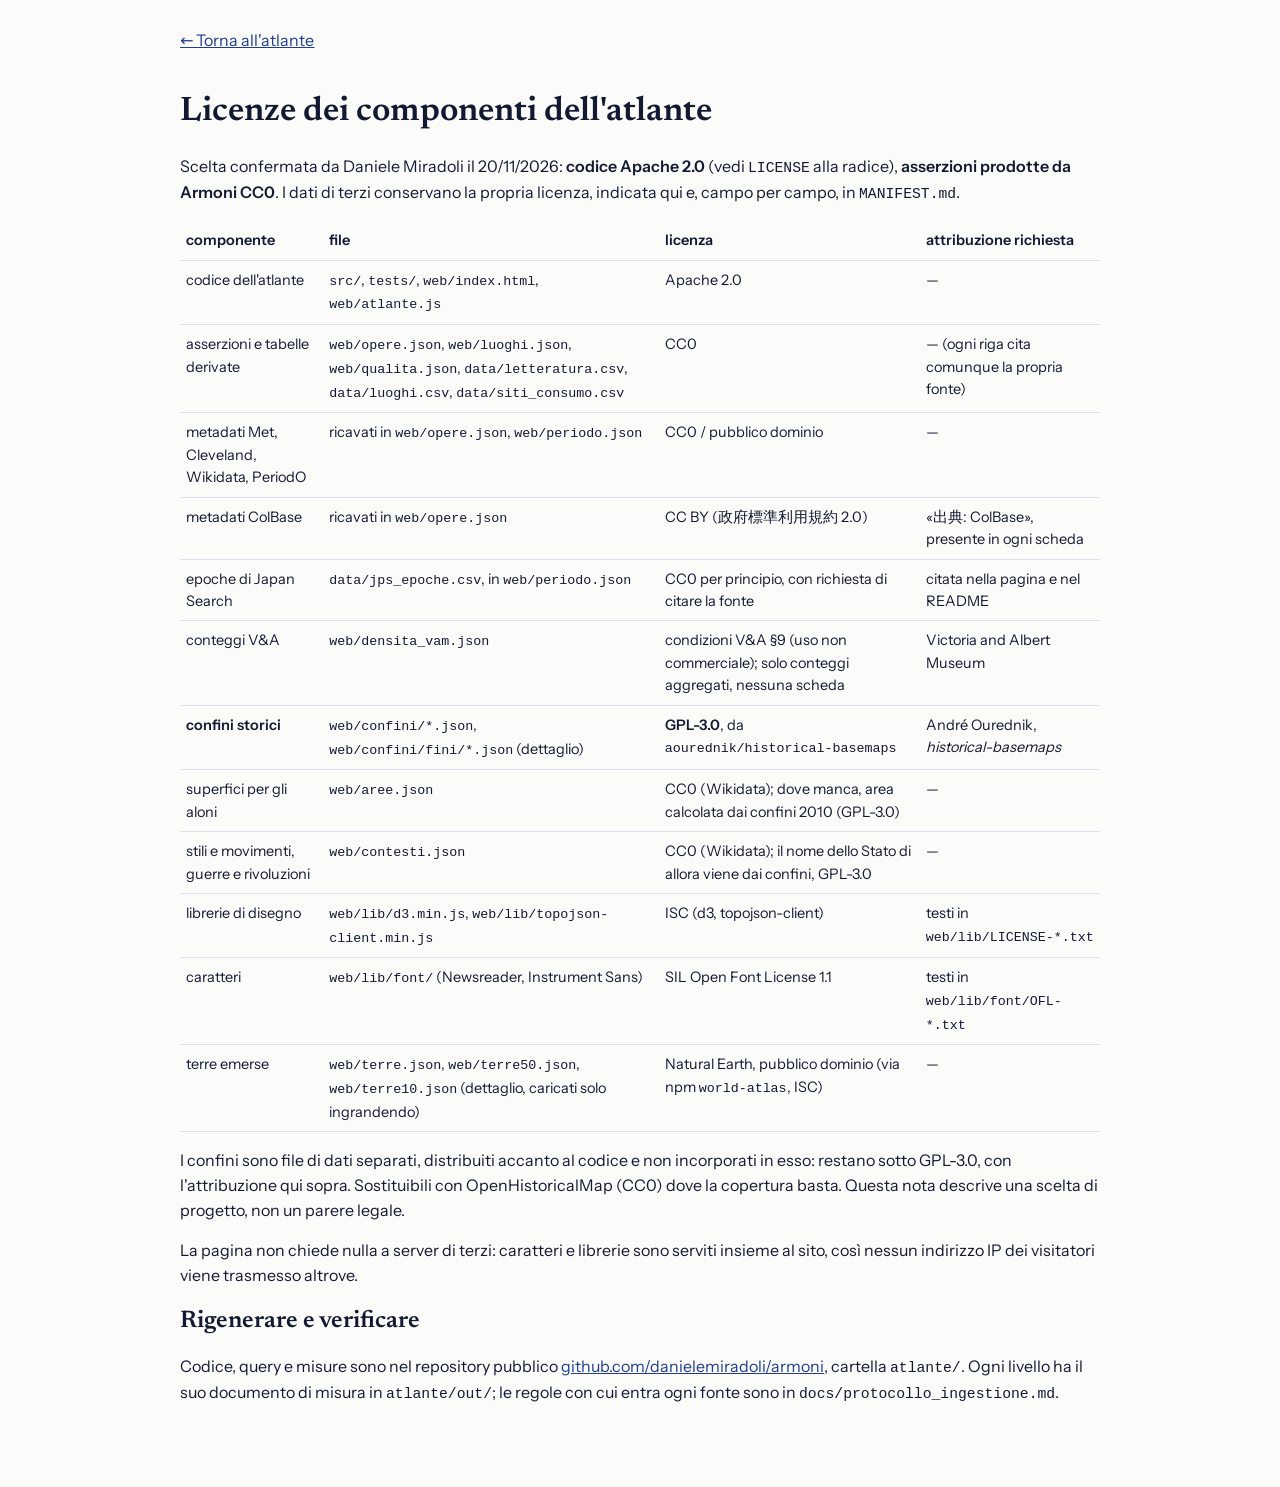
<file: fonti.html>
<!DOCTYPE html>
<html lang="it"><head><meta charset="utf-8"><meta name="viewport" content="width=device-width,initial-scale=1">
<title>Fonti e licenze · ArMoni · Atlante</title><link href="lib/fonts.css" rel="stylesheet">
<style>
:root{color-scheme:light dark;--bg:light-dark(#fbfbf9,#0b1430);--ink:light-dark(#121a33,#eef0f6);--line:light-dark(#dde1ec,#22305e);--co:light-dark(#1f3c96,#8fa9ff)}
body{margin:0;background:var(--bg);color:var(--ink);font:16px/1.55 "Instrument Sans",system-ui,sans-serif}
main{max-width:920px;margin:0 auto;padding:28px 18px 60px}
h1,h2{font-family:Newsreader,Georgia,serif;font-weight:600;line-height:1.1} h1{font-size:34px}
a{color:var(--co)} table{border-collapse:collapse;width:100%;font-size:14.5px;margin:16px 0} th,td{border-bottom:1px solid var(--line);text-align:left;vertical-align:top;padding:8px 6px}
code{font-size:.92em} .torna{display:inline-block;margin-bottom:18px}
</style></head><body><main>
<a class="torna" href="./">← Torna all'atlante</a>
<h1>Licenze dei componenti dell'atlante</h1>
<p>Scelta confermata da Daniele Miradoli il 20/11/2026: <strong>codice Apache 2.0</strong> (vedi <code>LICENSE</code> alla radice), <strong>asserzioni prodotte da Armoni CC0</strong>. I dati di terzi conservano la propria licenza, indicata qui e, campo per campo, in <code>MANIFEST.md</code>.</p>
<table>
<thead>
<tr>
<th>componente</th>
<th>file</th>
<th>licenza</th>
<th>attribuzione richiesta</th>
</tr>
</thead>
<tbody>
<tr>
<td>codice dell'atlante</td>
<td><code>src/</code>, <code>tests/</code>, <code>web/index.html</code>, <code>web/atlante.js</code></td>
<td>Apache 2.0</td>
<td>—</td>
</tr>
<tr>
<td>asserzioni e tabelle derivate</td>
<td><code>web/opere.json</code>, <code>web/luoghi.json</code>, <code>web/qualita.json</code>, <code>data/letteratura.csv</code>, <code>data/luoghi.csv</code>, <code>data/siti_consumo.csv</code></td>
<td>CC0</td>
<td>— (ogni riga cita comunque la propria fonte)</td>
</tr>
<tr>
<td>metadati Met, Cleveland, Wikidata, PeriodO</td>
<td>ricavati in <code>web/opere.json</code>, <code>web/periodo.json</code></td>
<td>CC0 / pubblico dominio</td>
<td>—</td>
</tr>
<tr>
<td>metadati ColBase</td>
<td>ricavati in <code>web/opere.json</code></td>
<td>CC BY (政府標準利用規約 2.0)</td>
<td>«出典: ColBase», presente in ogni scheda</td>
</tr>
<tr>
<td>epoche di Japan Search</td>
<td><code>data/jps_epoche.csv</code>, in <code>web/periodo.json</code></td>
<td>CC0 per principio, con richiesta di citare la fonte</td>
<td>citata nella pagina e nel README</td>
</tr>
<tr>
<td>conteggi V&amp;A</td>
<td><code>web/densita_vam.json</code></td>
<td>condizioni V&amp;A §9 (uso non commerciale); solo conteggi aggregati, nessuna scheda</td>
<td>Victoria and Albert Museum</td>
</tr>
<tr>
<td><strong>confini storici</strong></td>
<td><code>web/confini/*.json</code>, <code>web/confini/fini/*.json</code> (dettaglio)</td>
<td><strong>GPL-3.0</strong>, da <code>aourednik/historical-basemaps</code></td>
<td>André Ourednik, <em>historical-basemaps</em></td>
</tr>
<tr>
<td>superfici per gli aloni</td>
<td><code>web/aree.json</code></td>
<td>CC0 (Wikidata); dove manca, area calcolata dai confini 2010 (GPL-3.0)</td>
<td>—</td>
</tr>
<tr>
<td>stili e movimenti, guerre e rivoluzioni</td>
<td><code>web/contesti.json</code></td>
<td>CC0 (Wikidata); il nome dello Stato di allora viene dai confini, GPL-3.0</td>
<td>—</td>
</tr>
<tr>
<td>librerie di disegno</td>
<td><code>web/lib/d3.min.js</code>, <code>web/lib/topojson-client.min.js</code></td>
<td>ISC (d3, topojson-client)</td>
<td>testi in <code>web/lib/LICENSE-*.txt</code></td>
</tr>
<tr>
<td>caratteri</td>
<td><code>web/lib/font/</code> (Newsreader, Instrument Sans)</td>
<td>SIL Open Font License 1.1</td>
<td>testi in <code>web/lib/font/OFL-*.txt</code></td>
</tr>
<tr>
<td>terre emerse</td>
<td><code>web/terre.json</code>, <code>web/terre50.json</code>, <code>web/terre10.json</code> (dettaglio, caricati solo ingrandendo)</td>
<td>Natural Earth, pubblico dominio (via npm <code>world-atlas</code>, ISC)</td>
<td>—</td>
</tr>
</tbody>
</table>
<p>I confini sono file di dati separati, distribuiti accanto al codice e non incorporati in esso: restano sotto GPL-3.0, con l'attribuzione qui sopra. Sostituibili con OpenHistoricalMap (CC0) dove la copertura basta. Questa nota descrive una scelta di progetto, non un parere legale.</p>
<p>La pagina non chiede nulla a server di terzi: caratteri e librerie sono serviti insieme al sito, così nessun indirizzo IP dei visitatori viene trasmesso altrove.</p>
<h2>Rigenerare e verificare</h2>
<p>Codice, query e misure sono nel repository pubblico <a href="https://github.com/danielemiradoli/armoni">github.com/danielemiradoli/armoni</a>, cartella <code>atlante/</code>. Ogni livello ha il suo documento di misura in <code>atlante/out/</code>; le regole con cui entra ogni fonte sono in <code>docs/protocollo_ingestione.md</code>.</p>
</main></body></html>
</file>
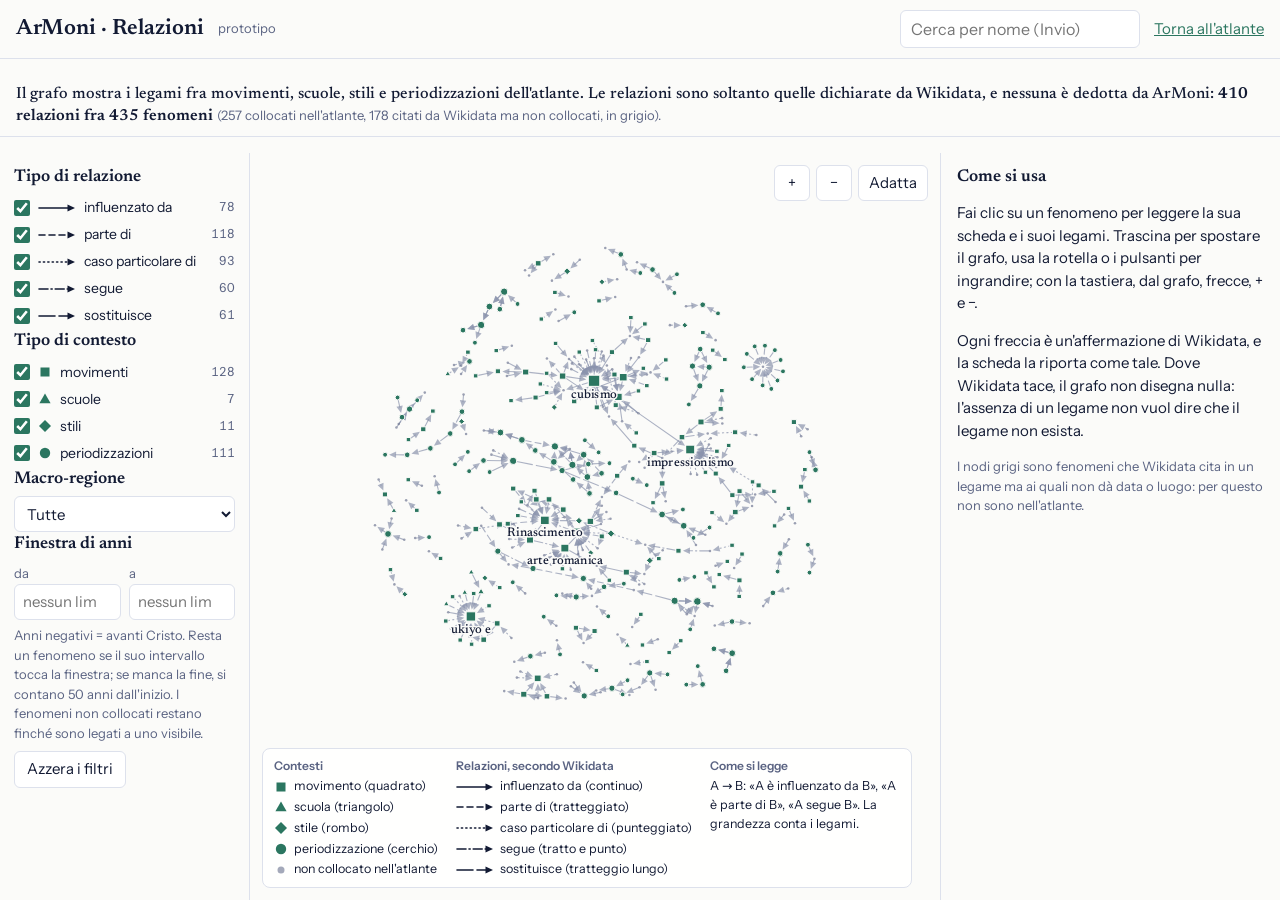
<file: atlante/web/relazioni.html>
<!DOCTYPE html>
<html lang="it">
<head>
<meta charset="utf-8">
<meta name="viewport" content="width=device-width,initial-scale=1">
<title>ArMoni · Relazioni (prototipo)</title>
<link href="lib/fonts.css" rel="stylesheet">
<style>
/* Pagina autonoma: il grafo dei legami fra contesti (movimenti, scuole, stili, periodizzazioni)
   dichiarati su Wikidata. Stessa voce dell'atlante; il celadon distingue i contesti, il rosso ferro solo la selezione. */
:root{color-scheme:light dark;
 --bg:light-dark(#fbfbf9,#0b1430);--panel:light-dark(#ffffff,#101b3d);--ink:light-dark(#121a33,#eef0f6);
 --mute:light-dark(#5a6382,#a7b0cc);--line:light-dark(#dde1ec,#22305e);--cel:light-dark(#2b7660,#79c9b0);
 --cel2:light-dark(#2b766022,#79c9b02e);--fe:light-dark(#b23a22,#ff8a6b);--edge:light-dark(#8a93ad,#5d6a99)}
:root[data-theme=light]{color-scheme:light}:root[data-theme=dark]{color-scheme:dark}
*{box-sizing:border-box;min-width:0}
html,body{height:100%}
body{margin:0;background:var(--bg);color:var(--ink);font:15px/1.5 "Instrument Sans",system-ui,sans-serif;overflow:hidden}
h1,h2,h3{font-family:Newsreader,Georgia,serif;font-weight:600;line-height:1.1;margin:0;text-wrap:balance}
h1{font-size:22px}h2{font-size:26px}h3{font-size:17px;margin:16px 0 6px}
button,input,select{font:inherit;color:inherit}
button,select,input[type=number],input[type=search]{background:var(--panel);border:1px solid var(--line);border-radius:6px;min-height:36px}
button{padding:6px 12px;cursor:pointer}button:hover{border-color:var(--cel)}
:focus-visible{outline:2px solid var(--fe);outline-offset:2px}
a{color:var(--cel)}
.app{display:grid;height:100vh;grid-template:"top top top" auto "nota nota nota" auto "fil fig pan" minmax(0,1fr)/250px minmax(0,1fr) 340px}
header{grid-area:top;display:flex;gap:14px;align-items:center;padding:10px 16px;border-bottom:1px solid var(--line);flex-wrap:wrap}
header .sub,.sub{color:var(--mute);font-size:13px}
header .sp{flex:1}
#q{padding:6px 10px;width:240px;font-size:16px}
#nota{grid-area:nota;padding:8px 16px;border-bottom:1px solid var(--line);font-family:Newsreader,Georgia,serif;font-size:16px;line-height:1.4}
#nota b{font-weight:600}#nota .sub{font-family:"Instrument Sans",system-ui,sans-serif}
#fil{grid-area:fil;border-right:1px solid var(--line);padding:12px 14px;overflow:auto}
#fil h3:first-child{margin-top:0}
fieldset{border:0;margin:0;padding:0}legend{padding:0;font-family:Newsreader,Georgia,serif;font-weight:600;font-size:17px;margin:14px 0 4px}
fieldset:first-of-type legend{margin-top:0}
.chk{display:flex;gap:8px;align-items:center;padding:3px 0;cursor:pointer;font-size:14px}
.chk input{width:16px;height:16px;flex:none;accent-color:var(--cel);margin:0}
.chk svg{flex:none}.chk .n{margin-left:auto;color:var(--mute);font-variant-numeric:tabular-nums;font-size:12.5px}
.anni{display:grid;grid-template-columns:1fr 1fr;gap:8px}.anni label{font-size:13px;color:var(--mute)}
.anni input{width:100%;padding:4px 8px;font-variant-numeric:tabular-nums}
select{width:100%;padding:4px 8px}
.fila{display:flex;gap:8px;flex-wrap:wrap;margin-top:8px}
.fig{grid-area:fig;position:relative;overflow:hidden;touch-action:none;user-select:none;-webkit-user-select:none}
#c{position:absolute;inset:0;width:100%;height:100%;cursor:grab;display:block}
#c.su{cursor:pointer}
#tip{position:absolute;pointer-events:none;background:var(--panel);border:1px solid var(--line);border-radius:6px;padding:5px 9px;font:14px/1.35 Newsreader,Georgia,serif;display:none;max-width:280px;box-shadow:0 4px 18px #0002}
#tip .sub{font-family:"Instrument Sans",system-ui,sans-serif;font-size:12px}
#leg{position:absolute;left:12px;bottom:12px;background:color-mix(in srgb,var(--panel) 92%,transparent);border:1px solid var(--line);border-radius:8px;padding:8px 11px;font-size:12.5px;max-width:calc(100% - 24px);display:flex;gap:18px;flex-wrap:wrap}
#leg div{display:flex;flex-direction:column;gap:2px}#leg b{font-weight:600;font-size:12px;color:var(--mute)}
#leg span{display:flex;gap:6px;align-items:center;white-space:nowrap}
#ctl{position:absolute;right:12px;top:12px;display:flex;gap:6px}
#ctl button{min-width:36px;padding:4px 10px}
#vuoto{position:absolute;inset:0;display:none;align-items:center;justify-content:center;color:var(--mute);font-family:Newsreader,Georgia,serif;font-size:18px;text-align:center;padding:40px;pointer-events:none}
#pan{grid-area:pan;border-left:1px solid var(--line);padding:16px;overflow:auto}
#pan .k{color:var(--mute);font-size:12.5px;margin-top:12px}#pan .v{font-family:Newsreader,Georgia,serif;font-size:16px;margin-top:1px}
#pan .tipo{color:var(--cel);font-size:13px;margin-top:4px}
#pan .en{font-family:Newsreader,Georgia,serif;color:var(--mute);font-style:italic}
.rel{display:block;width:100%;text-align:left;background:none;border:0;border-bottom:1px solid var(--line);border-radius:0;padding:7px 0;min-height:0;font-family:Newsreader,Georgia,serif;font-size:15.5px;line-height:1.35}
.rel:hover{color:var(--cel)}.rel .sub{font-family:"Instrument Sans",system-ui,sans-serif;font-size:12.5px}
.rel.nc i{color:var(--mute)}
.acts{display:flex;gap:8px;flex-wrap:wrap;margin-top:16px}
.acts a{display:inline-flex;align-items:center;min-height:36px;padding:6px 12px;border:1px solid var(--line);border-radius:6px;text-decoration:none;background:var(--panel)}
.acts a:hover{border-color:var(--cel)}
.acts a.pri{background:var(--cel);color:var(--bg);border-color:var(--cel)}
.chiudi{float:right;margin:-4px 0 6px 8px}
.vis{position:absolute;width:1px;height:1px;overflow:hidden;clip:rect(0 0 0 0);white-space:nowrap}
@media (max-width:980px){
 body{overflow:auto}.app{height:auto;grid-template:"top" auto "nota" auto "fig" 70vh "pan" auto "fil" auto/1fr}
 #fil,#pan{border:0;border-top:1px solid var(--line)}
}
</style>
</head>
<body>
<div class="app">
<header>
  <h1>ArMoni · <span>Relazioni</span></h1>
  <span class="sub">prototipo</span>
  <span class="sp"></span>
  <label class="vis" for="q">Cerca un fenomeno per nome</label>
  <input id="q" type="search" placeholder="Cerca per nome (Invio)" list="nomi" autocomplete="off">
  <datalist id="nomi"></datalist>
  <a href="index.html">Torna all'atlante</a>
</header>
<p id="nota">Il grafo mostra i legami fra movimenti, scuole, stili e periodizzazioni dell'atlante. <span id="conta">Caricamento…</span></p>
<aside id="fil" aria-label="Filtri">
  <fieldset id="f-rel"><legend>Tipo di relazione</legend></fieldset>
  <fieldset id="f-tipo"><legend>Tipo di contesto</legend></fieldset>
  <fieldset><legend>Macro-regione</legend>
    <label class="vis" for="f-reg">Macro-regione (corsia del tempo)</label>
    <select id="f-reg"><option value="">Tutte</option></select>
  </fieldset>
  <fieldset><legend>Finestra di anni</legend>
    <div class="anni">
      <div><label for="f-da">da</label><input id="f-da" type="number" step="1" inputmode="numeric" placeholder="nessun limite"></div>
      <div><label for="f-a">a</label><input id="f-a" type="number" step="1" inputmode="numeric" placeholder="nessun limite"></div>
    </div>
    <p class="sub" style="margin:6px 0 0">Anni negativi = avanti Cristo. Resta un fenomeno se il suo intervallo tocca la finestra; se manca la fine, si contano 50 anni dall'inizio. I fenomeni non collocati restano finché sono legati a uno visibile.</p>
  </fieldset>
  <div class="fila"><button id="f-reset" type="button">Azzera i filtri</button></div>
</aside>
<main class="fig" id="fig">
  <canvas id="c" tabindex="0" aria-label="Grafo delle relazioni fra contesti. Usa la ricerca per scegliere un fenomeno; frecce e più e meno per spostare e ingrandire."></canvas>
  <div id="ctl"><button id="z-piu" type="button" aria-label="Ingrandisci">+</button><button id="z-meno" type="button" aria-label="Riduci">−</button><button id="z-adatta" type="button">Adatta</button></div>
  <div id="vuoto">Nessuna relazione con questi filtri.</div>
  <div id="tip" role="presentation"></div>
  <div id="leg" aria-label="Legenda"></div>
</main>
<aside id="pan" aria-live="polite" aria-label="Scheda del fenomeno"></aside>
</div>
<script src="lib/d3.min.js"></script>
<script src="relazioni.js"></script>
</body>
</html>
</file>
<file: lib/fonts.css>
/* Font locali (SIL Open Font License 1.1), da @fontsource: nessuna richiesta ai server di Google. */
/* newsreader-latin-ext-500-normal */
@font-face {
  font-family: 'Newsreader';
  font-style: normal;
  font-display: swap;
  font-weight: 500;
  src: url(font/newsreader-latin-ext-500-normal.woff2) format('woff2');
  unicode-range: U+0100-02BA,U+02BD-02C5,U+02C7-02CC,U+02CE-02D7,U+02DD-02FF,U+0304,U+0308,U+0329,U+1D00-1DBF,U+1E00-1E9F,U+1EF2-1EFF,U+2020,U+20A0-20AB,U+20AD-20C0,U+2113,U+2C60-2C7F,U+A720-A7FF;
}
/* newsreader-latin-500-normal */
@font-face {
  font-family: 'Newsreader';
  font-style: normal;
  font-display: swap;
  font-weight: 500;
  src: url(font/newsreader-latin-500-normal.woff2) format('woff2');
  unicode-range: U+0000-00FF,U+0131,U+0152-0153,U+02BB-02BC,U+02C6,U+02DA,U+02DC,U+0304,U+0308,U+0329,U+2000-206F,U+20AC,U+2122,U+2191,U+2193,U+2212,U+2215,U+FEFF,U+FFFD;
}
/* newsreader-latin-ext-600-normal */
@font-face {
  font-family: 'Newsreader';
  font-style: normal;
  font-display: swap;
  font-weight: 600;
  src: url(font/newsreader-latin-ext-600-normal.woff2) format('woff2');
  unicode-range: U+0100-02BA,U+02BD-02C5,U+02C7-02CC,U+02CE-02D7,U+02DD-02FF,U+0304,U+0308,U+0329,U+1D00-1DBF,U+1E00-1E9F,U+1EF2-1EFF,U+2020,U+20A0-20AB,U+20AD-20C0,U+2113,U+2C60-2C7F,U+A720-A7FF;
}
/* newsreader-latin-600-normal */
@font-face {
  font-family: 'Newsreader';
  font-style: normal;
  font-display: swap;
  font-weight: 600;
  src: url(font/newsreader-latin-600-normal.woff2) format('woff2');
  unicode-range: U+0000-00FF,U+0131,U+0152-0153,U+02BB-02BC,U+02C6,U+02DA,U+02DC,U+0304,U+0308,U+0329,U+2000-206F,U+20AC,U+2122,U+2191,U+2193,U+2212,U+2215,U+FEFF,U+FFFD;
}
/* newsreader-latin-ext-500-italic */
@font-face {
  font-family: 'Newsreader';
  font-style: italic;
  font-display: swap;
  font-weight: 500;
  src: url(font/newsreader-latin-ext-500-italic.woff2) format('woff2');
  unicode-range: U+0100-02BA,U+02BD-02C5,U+02C7-02CC,U+02CE-02D7,U+02DD-02FF,U+0304,U+0308,U+0329,U+1D00-1DBF,U+1E00-1E9F,U+1EF2-1EFF,U+2020,U+20A0-20AB,U+20AD-20C0,U+2113,U+2C60-2C7F,U+A720-A7FF;
}
/* newsreader-latin-500-italic */
@font-face {
  font-family: 'Newsreader';
  font-style: italic;
  font-display: swap;
  font-weight: 500;
  src: url(font/newsreader-latin-500-italic.woff2) format('woff2');
  unicode-range: U+0000-00FF,U+0131,U+0152-0153,U+02BB-02BC,U+02C6,U+02DA,U+02DC,U+0304,U+0308,U+0329,U+2000-206F,U+20AC,U+2122,U+2191,U+2193,U+2212,U+2215,U+FEFF,U+FFFD;
}
/* instrument-sans-latin-ext-400-normal */
@font-face {
  font-family: 'Instrument Sans';
  font-style: normal;
  font-display: swap;
  font-weight: 400;
  src: url(font/instrument-sans-latin-ext-400-normal.woff2) format('woff2');
  unicode-range: U+0100-02BA,U+02BD-02C5,U+02C7-02CC,U+02CE-02D7,U+02DD-02FF,U+0304,U+0308,U+0329,U+1D00-1DBF,U+1E00-1E9F,U+1EF2-1EFF,U+2020,U+20A0-20AB,U+20AD-20C0,U+2113,U+2C60-2C7F,U+A720-A7FF;
}
/* instrument-sans-latin-400-normal */
@font-face {
  font-family: 'Instrument Sans';
  font-style: normal;
  font-display: swap;
  font-weight: 400;
  src: url(font/instrument-sans-latin-400-normal.woff2) format('woff2');
  unicode-range: U+0000-00FF,U+0131,U+0152-0153,U+02BB-02BC,U+02C6,U+02DA,U+02DC,U+0304,U+0308,U+0329,U+2000-206F,U+20AC,U+2122,U+2191,U+2193,U+2212,U+2215,U+FEFF,U+FFFD;
}
/* instrument-sans-latin-ext-500-normal */
@font-face {
  font-family: 'Instrument Sans';
  font-style: normal;
  font-display: swap;
  font-weight: 500;
  src: url(font/instrument-sans-latin-ext-500-normal.woff2) format('woff2');
  unicode-range: U+0100-02BA,U+02BD-02C5,U+02C7-02CC,U+02CE-02D7,U+02DD-02FF,U+0304,U+0308,U+0329,U+1D00-1DBF,U+1E00-1E9F,U+1EF2-1EFF,U+2020,U+20A0-20AB,U+20AD-20C0,U+2113,U+2C60-2C7F,U+A720-A7FF;
}
/* instrument-sans-latin-500-normal */
@font-face {
  font-family: 'Instrument Sans';
  font-style: normal;
  font-display: swap;
  font-weight: 500;
  src: url(font/instrument-sans-latin-500-normal.woff2) format('woff2');
  unicode-range: U+0000-00FF,U+0131,U+0152-0153,U+02BB-02BC,U+02C6,U+02DA,U+02DC,U+0304,U+0308,U+0329,U+2000-206F,U+20AC,U+2122,U+2191,U+2193,U+2212,U+2215,U+FEFF,U+FFFD;
}
/* instrument-sans-latin-ext-600-normal */
@font-face {
  font-family: 'Instrument Sans';
  font-style: normal;
  font-display: swap;
  font-weight: 600;
  src: url(font/instrument-sans-latin-ext-600-normal.woff2) format('woff2');
  unicode-range: U+0100-02BA,U+02BD-02C5,U+02C7-02CC,U+02CE-02D7,U+02DD-02FF,U+0304,U+0308,U+0329,U+1D00-1DBF,U+1E00-1E9F,U+1EF2-1EFF,U+2020,U+20A0-20AB,U+20AD-20C0,U+2113,U+2C60-2C7F,U+A720-A7FF;
}
/* instrument-sans-latin-600-normal */
@font-face {
  font-family: 'Instrument Sans';
  font-style: normal;
  font-display: swap;
  font-weight: 600;
  src: url(font/instrument-sans-latin-600-normal.woff2) format('woff2');
  unicode-range: U+0000-00FF,U+0131,U+0152-0153,U+02BB-02BC,U+02C6,U+02DA,U+02DC,U+0304,U+0308,U+0329,U+2000-206F,U+20AC,U+2122,U+2191,U+2193,U+2212,U+2215,U+FEFF,U+FFFD;
}
</file>
<file: atlante/web/lib/fonts.css>
/* Font locali (SIL Open Font License 1.1), da @fontsource: nessuna richiesta ai server di Google. */
/* newsreader-latin-ext-500-normal */
@font-face {
  font-family: 'Newsreader';
  font-style: normal;
  font-display: swap;
  font-weight: 500;
  src: url(font/newsreader-latin-ext-500-normal.woff2) format('woff2');
  unicode-range: U+0100-02BA,U+02BD-02C5,U+02C7-02CC,U+02CE-02D7,U+02DD-02FF,U+0304,U+0308,U+0329,U+1D00-1DBF,U+1E00-1E9F,U+1EF2-1EFF,U+2020,U+20A0-20AB,U+20AD-20C0,U+2113,U+2C60-2C7F,U+A720-A7FF;
}
/* newsreader-latin-500-normal */
@font-face {
  font-family: 'Newsreader';
  font-style: normal;
  font-display: swap;
  font-weight: 500;
  src: url(font/newsreader-latin-500-normal.woff2) format('woff2');
  unicode-range: U+0000-00FF,U+0131,U+0152-0153,U+02BB-02BC,U+02C6,U+02DA,U+02DC,U+0304,U+0308,U+0329,U+2000-206F,U+20AC,U+2122,U+2191,U+2193,U+2212,U+2215,U+FEFF,U+FFFD;
}
/* newsreader-latin-ext-600-normal */
@font-face {
  font-family: 'Newsreader';
  font-style: normal;
  font-display: swap;
  font-weight: 600;
  src: url(font/newsreader-latin-ext-600-normal.woff2) format('woff2');
  unicode-range: U+0100-02BA,U+02BD-02C5,U+02C7-02CC,U+02CE-02D7,U+02DD-02FF,U+0304,U+0308,U+0329,U+1D00-1DBF,U+1E00-1E9F,U+1EF2-1EFF,U+2020,U+20A0-20AB,U+20AD-20C0,U+2113,U+2C60-2C7F,U+A720-A7FF;
}
/* newsreader-latin-600-normal */
@font-face {
  font-family: 'Newsreader';
  font-style: normal;
  font-display: swap;
  font-weight: 600;
  src: url(font/newsreader-latin-600-normal.woff2) format('woff2');
  unicode-range: U+0000-00FF,U+0131,U+0152-0153,U+02BB-02BC,U+02C6,U+02DA,U+02DC,U+0304,U+0308,U+0329,U+2000-206F,U+20AC,U+2122,U+2191,U+2193,U+2212,U+2215,U+FEFF,U+FFFD;
}
/* newsreader-latin-ext-500-italic */
@font-face {
  font-family: 'Newsreader';
  font-style: italic;
  font-display: swap;
  font-weight: 500;
  src: url(font/newsreader-latin-ext-500-italic.woff2) format('woff2');
  unicode-range: U+0100-02BA,U+02BD-02C5,U+02C7-02CC,U+02CE-02D7,U+02DD-02FF,U+0304,U+0308,U+0329,U+1D00-1DBF,U+1E00-1E9F,U+1EF2-1EFF,U+2020,U+20A0-20AB,U+20AD-20C0,U+2113,U+2C60-2C7F,U+A720-A7FF;
}
/* newsreader-latin-500-italic */
@font-face {
  font-family: 'Newsreader';
  font-style: italic;
  font-display: swap;
  font-weight: 500;
  src: url(font/newsreader-latin-500-italic.woff2) format('woff2');
  unicode-range: U+0000-00FF,U+0131,U+0152-0153,U+02BB-02BC,U+02C6,U+02DA,U+02DC,U+0304,U+0308,U+0329,U+2000-206F,U+20AC,U+2122,U+2191,U+2193,U+2212,U+2215,U+FEFF,U+FFFD;
}
/* instrument-sans-latin-ext-400-normal */
@font-face {
  font-family: 'Instrument Sans';
  font-style: normal;
  font-display: swap;
  font-weight: 400;
  src: url(font/instrument-sans-latin-ext-400-normal.woff2) format('woff2');
  unicode-range: U+0100-02BA,U+02BD-02C5,U+02C7-02CC,U+02CE-02D7,U+02DD-02FF,U+0304,U+0308,U+0329,U+1D00-1DBF,U+1E00-1E9F,U+1EF2-1EFF,U+2020,U+20A0-20AB,U+20AD-20C0,U+2113,U+2C60-2C7F,U+A720-A7FF;
}
/* instrument-sans-latin-400-normal */
@font-face {
  font-family: 'Instrument Sans';
  font-style: normal;
  font-display: swap;
  font-weight: 400;
  src: url(font/instrument-sans-latin-400-normal.woff2) format('woff2');
  unicode-range: U+0000-00FF,U+0131,U+0152-0153,U+02BB-02BC,U+02C6,U+02DA,U+02DC,U+0304,U+0308,U+0329,U+2000-206F,U+20AC,U+2122,U+2191,U+2193,U+2212,U+2215,U+FEFF,U+FFFD;
}
/* instrument-sans-latin-ext-500-normal */
@font-face {
  font-family: 'Instrument Sans';
  font-style: normal;
  font-display: swap;
  font-weight: 500;
  src: url(font/instrument-sans-latin-ext-500-normal.woff2) format('woff2');
  unicode-range: U+0100-02BA,U+02BD-02C5,U+02C7-02CC,U+02CE-02D7,U+02DD-02FF,U+0304,U+0308,U+0329,U+1D00-1DBF,U+1E00-1E9F,U+1EF2-1EFF,U+2020,U+20A0-20AB,U+20AD-20C0,U+2113,U+2C60-2C7F,U+A720-A7FF;
}
/* instrument-sans-latin-500-normal */
@font-face {
  font-family: 'Instrument Sans';
  font-style: normal;
  font-display: swap;
  font-weight: 500;
  src: url(font/instrument-sans-latin-500-normal.woff2) format('woff2');
  unicode-range: U+0000-00FF,U+0131,U+0152-0153,U+02BB-02BC,U+02C6,U+02DA,U+02DC,U+0304,U+0308,U+0329,U+2000-206F,U+20AC,U+2122,U+2191,U+2193,U+2212,U+2215,U+FEFF,U+FFFD;
}
/* instrument-sans-latin-ext-600-normal */
@font-face {
  font-family: 'Instrument Sans';
  font-style: normal;
  font-display: swap;
  font-weight: 600;
  src: url(font/instrument-sans-latin-ext-600-normal.woff2) format('woff2');
  unicode-range: U+0100-02BA,U+02BD-02C5,U+02C7-02CC,U+02CE-02D7,U+02DD-02FF,U+0304,U+0308,U+0329,U+1D00-1DBF,U+1E00-1E9F,U+1EF2-1EFF,U+2020,U+20A0-20AB,U+20AD-20C0,U+2113,U+2C60-2C7F,U+A720-A7FF;
}
/* instrument-sans-latin-600-normal */
@font-face {
  font-family: 'Instrument Sans';
  font-style: normal;
  font-display: swap;
  font-weight: 600;
  src: url(font/instrument-sans-latin-600-normal.woff2) format('woff2');
  unicode-range: U+0000-00FF,U+0131,U+0152-0153,U+02BB-02BC,U+02C6,U+02DA,U+02DC,U+0304,U+0308,U+0329,U+2000-206F,U+20AC,U+2122,U+2191,U+2193,U+2212,U+2215,U+FEFF,U+FFFD;
}
</file>
